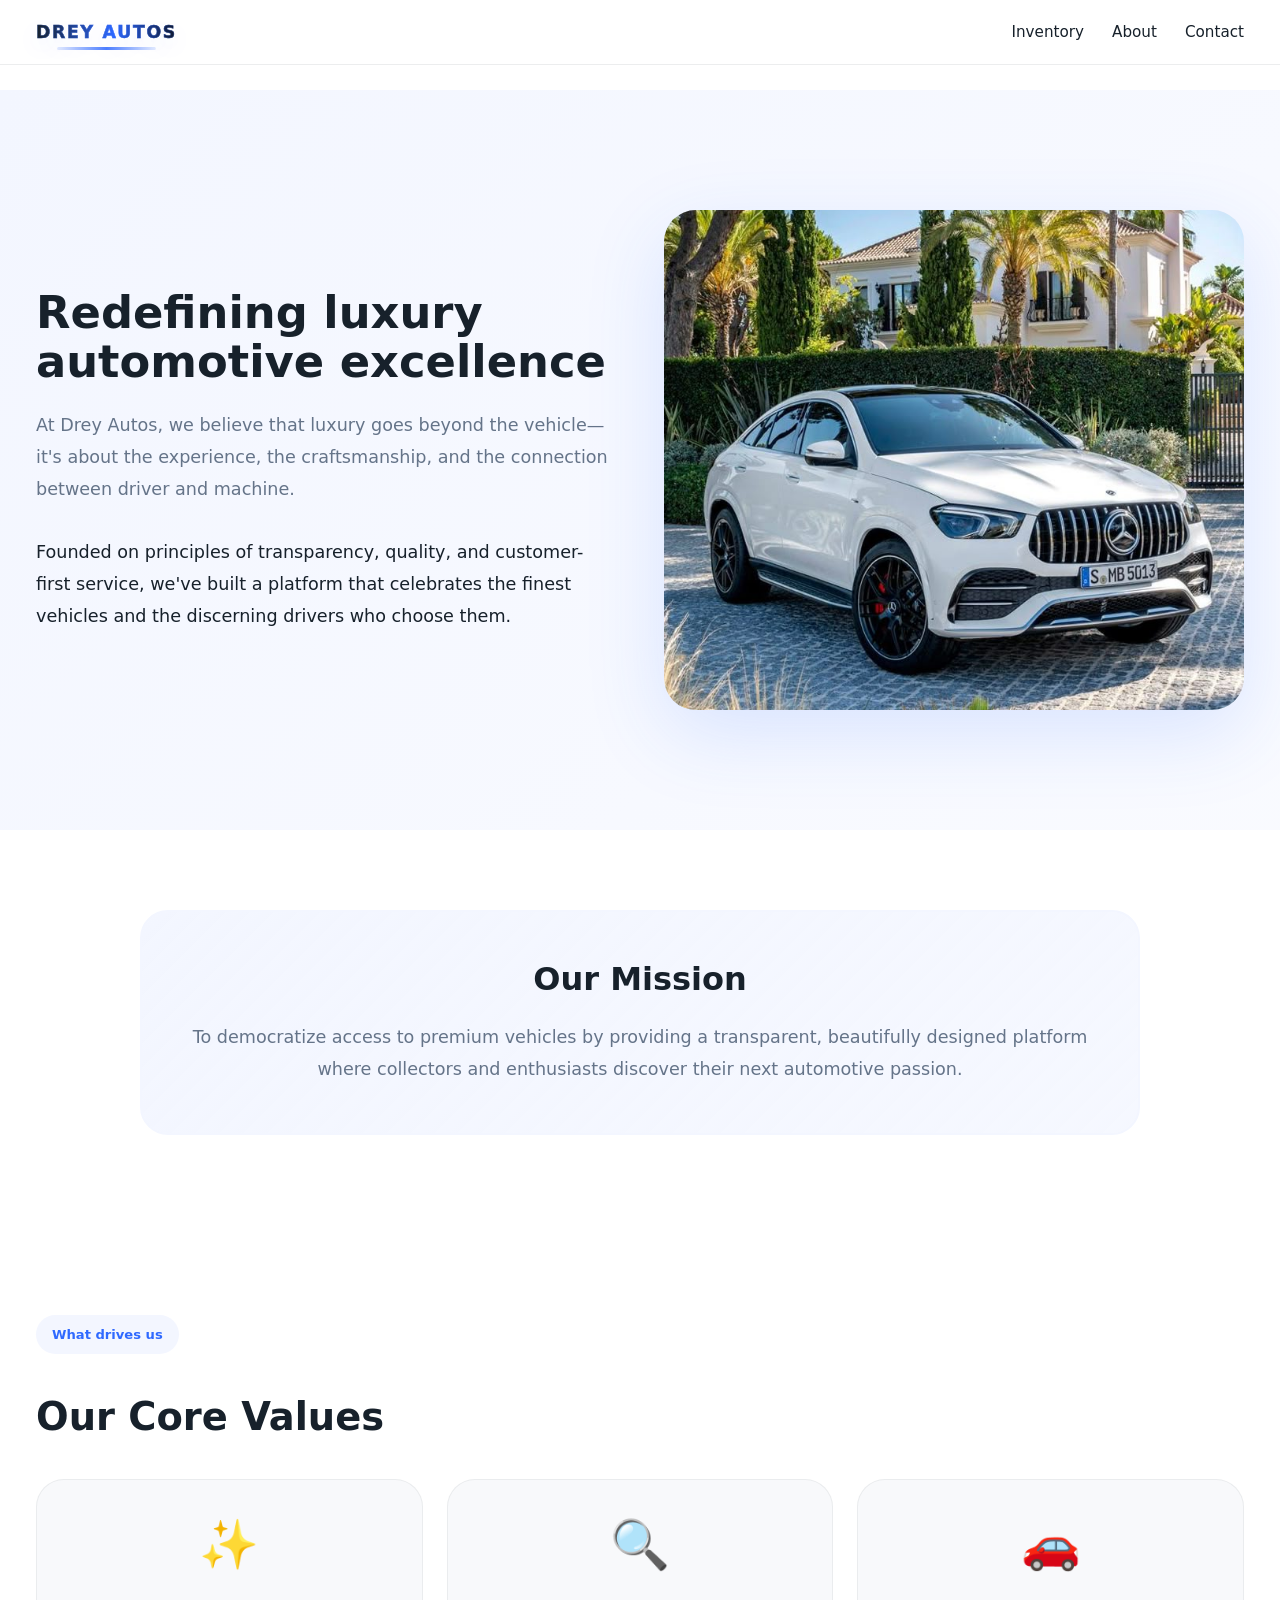
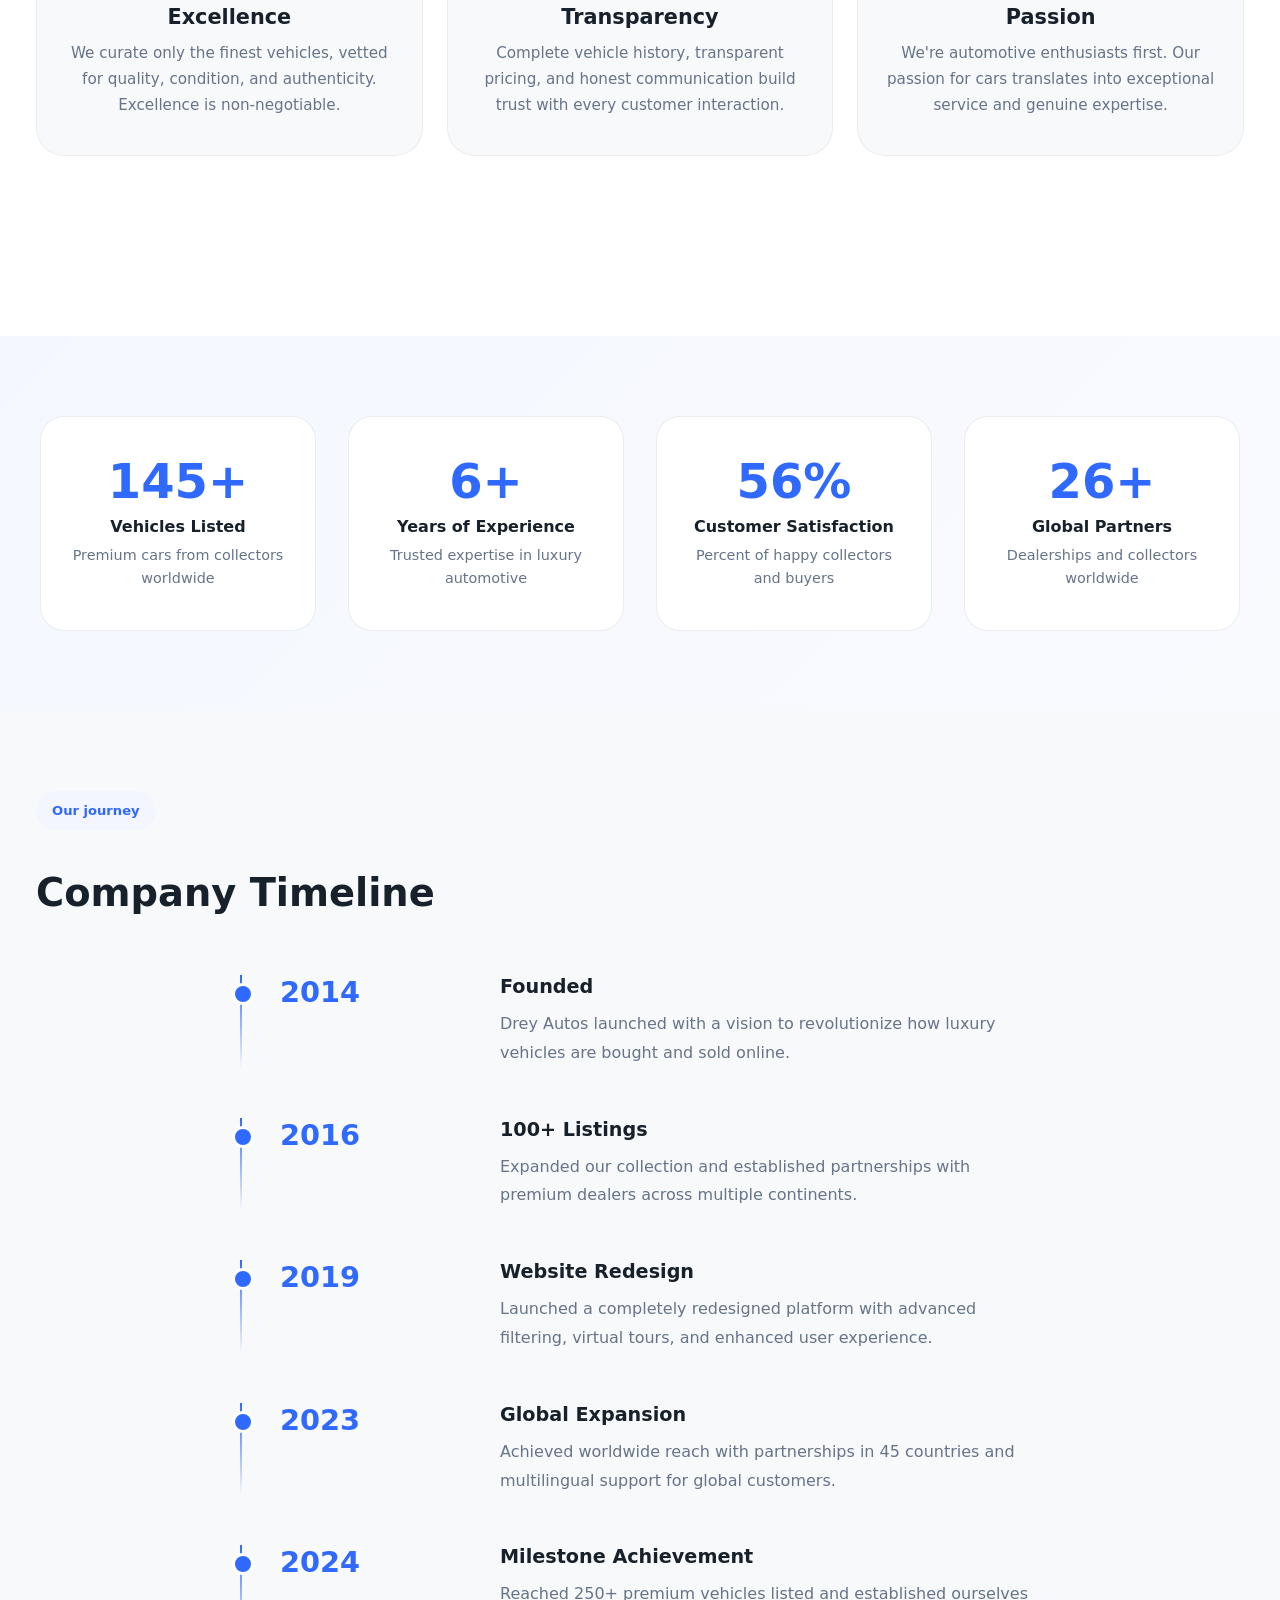
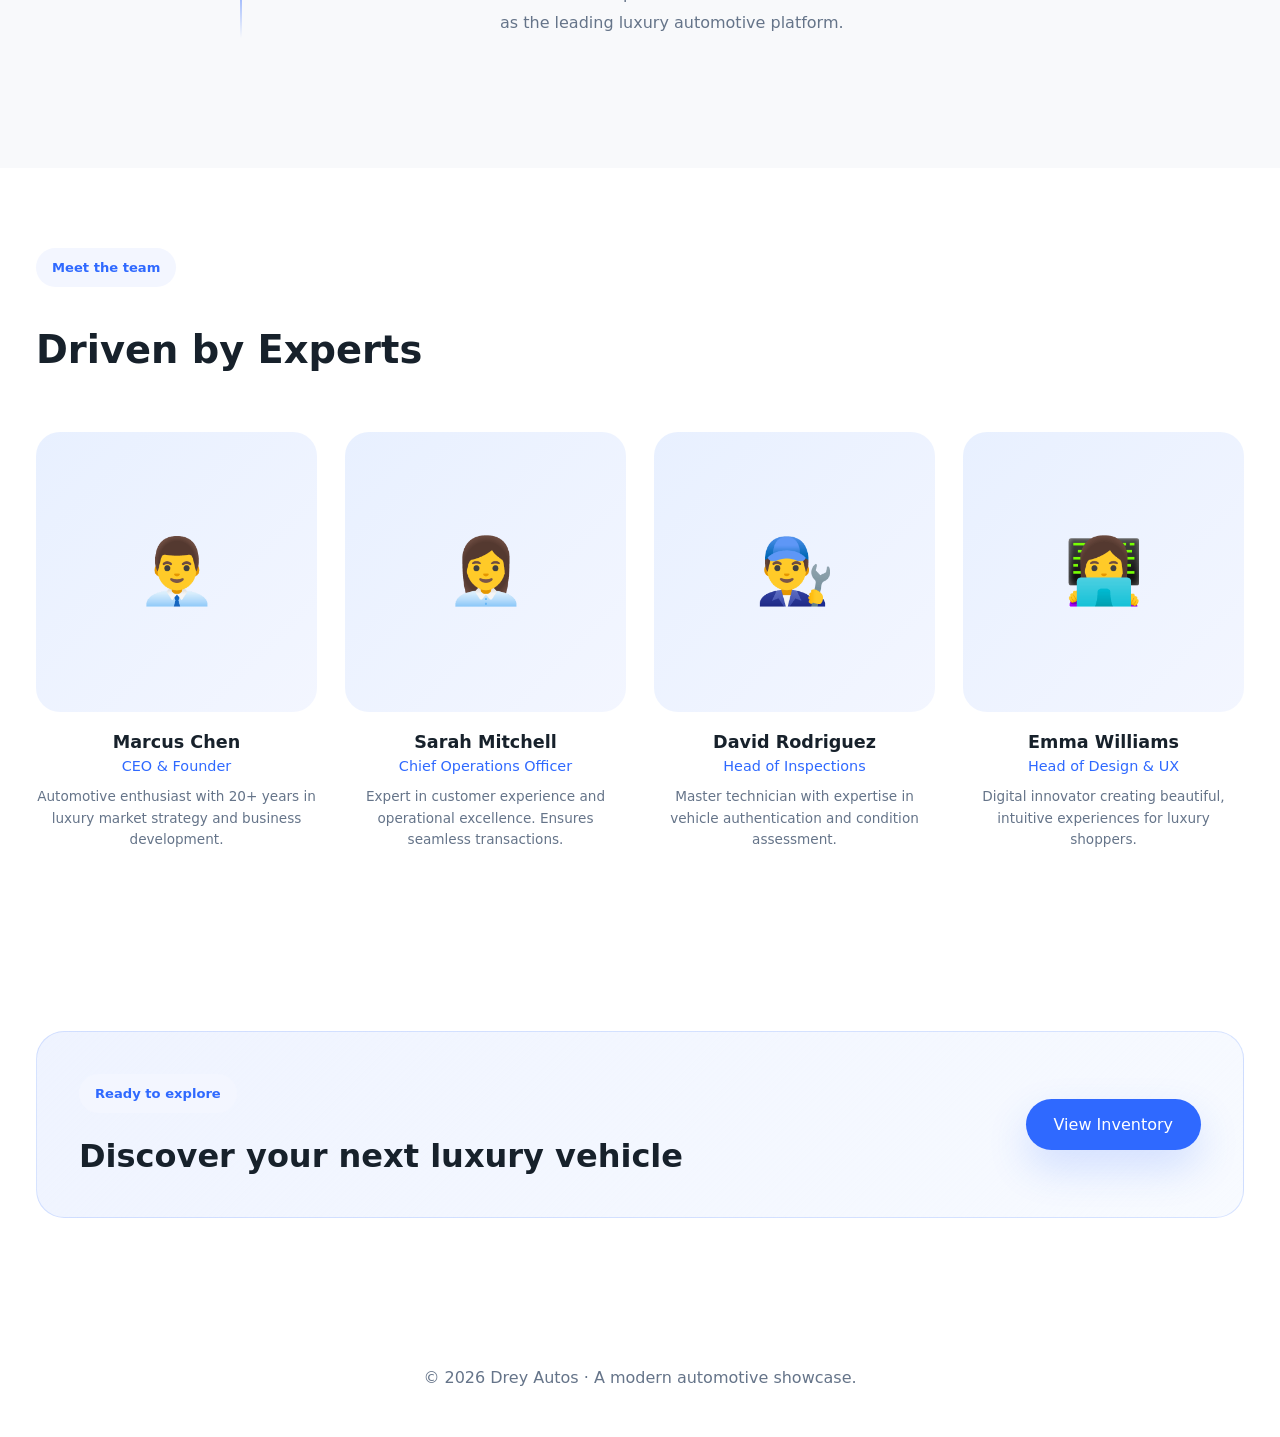
<file: about.html>
<!DOCTYPE html>
<html lang="en">
<head>
  <meta charset="UTF-8" />
  <meta name="viewport" content="width=device-width, initial-scale=1.0" />
  <title>About Us - Drey Autos</title>
  <link rel="stylesheet" href="styles.css" />
  <style>
    .about-hero {
      min-height: 60vh;
      display: grid;
      grid-template-columns: 1fr 1fr;
      gap: 48px;
      align-items: center;
      padding: 120px 36px;
      background: linear-gradient(135deg, #f3f6ff 0%, rgba(243, 246, 255, 0.5) 100%);
    }

    .about-hero-content h1 {
      font-size: clamp(2.5rem, 3.5vw, 4rem);
      line-height: 1.1;
      margin: 0 0 24px;
    }

    .about-hero-content p {
      font-size: 1.1rem;
      line-height: 1.8;
      color: var(--muted);
      margin: 0 0 32px;
    }

    .about-hero-img {
      position: relative;
      height: 500px;
      border-radius: 32px;
      overflow: hidden;
      box-shadow: 0 24px 80px rgba(47, 105, 255, 0.15);
      background: var(--surface-strong);
    }

    .about-hero-img img {
      width: 100%;
      height: 100%;
      object-fit: cover;
      border-radius: 0;
      margin: 0;
    }

    .values-grid {
      display: grid;
      grid-template-columns: repeat(3, 1fr);
      gap: 24px;
      margin-bottom: 80px;
    }

    .value-card {
      padding: 36px 28px;
      background: var(--surface);
      border: 1px solid rgba(23, 33, 43, 0.06);
      border-radius: 28px;
      transition: all 0.4s cubic-bezier(0.25, 0.46, 0.45, 0.94);
      text-align: center;
    }

    .value-card:hover {
      transform: translateY(-12px);
      box-shadow: 0 30px 90px rgba(47, 105, 255, 0.15);
      background: #f9fafb;
    }

    .value-icon {
      font-size: 3rem;
      margin-bottom: 16px;
      display: inline-block;
      animation: float 3s ease-in-out infinite;
    }

    @keyframes float {
      0%, 100% {
        transform: translateY(0px);
      }
      50% {
        transform: translateY(-10px);
      }
    }

    .value-card h3 {
      font-size: 1.3rem;
      margin: 16px 0 12px;
      color: var(--text);
    }

    .value-card p {
      color: var(--muted);
      line-height: 1.7;
      margin: 0;
      font-size: 0.95rem;
    }

    .team-section {
      padding: 80px 36px;
    }

    .team-grid {
      display: grid;
      grid-template-columns: repeat(4, 1fr);
      gap: 28px;
    }

    .team-member {
      text-align: center;
    }

    .team-photo {
      width: 100%;
      height: 280px;
      background: linear-gradient(135deg, #e8f0ff 0%, #f3f6ff 100%);
      border-radius: 24px;
      margin-bottom: 20px;
      display: flex;
      align-items: center;
      justify-content: center;
      font-size: 4rem;
      overflow: hidden;
      transition: all 0.4s ease;
    }

    .team-member:hover .team-photo {
      transform: scale(1.05);
      box-shadow: 0 24px 60px rgba(47, 105, 255, 0.2);
    }

    .team-member h4 {
      font-size: 1.1rem;
      margin: 0 0 6px;
      color: var(--text);
    }

    .team-member p {
      color: var(--accent);
      font-size: 0.9rem;
      margin: 0 0 12px;
    }

    .team-member .bio {
      color: var(--muted);
      font-size: 0.85rem;
      line-height: 1.6;
      margin: 0;
    }

    .timeline {
      padding: 80px 36px;
      background: var(--surface);
    }

    .timeline-content {
      max-width: 800px;
      margin: 0 auto;
    }

    .timeline-item {
      display: grid;
      grid-template-columns: 180px 1fr;
      gap: 40px;
      margin-bottom: 50px;
      position: relative;
      padding-left: 40px;
    }

    .timeline-item::before {
      content: '';
      position: absolute;
      left: 0;
      top: 0;
      bottom: 0;
      width: 2px;
      background: linear-gradient(180deg, var(--accent), transparent);
    }

    .timeline-item::after {
      content: '';
      position: absolute;
      left: -8px;
      top: 8px;
      width: 16px;
      height: 16px;
      background: var(--accent);
      border-radius: 50%;
      border: 3px solid var(--bg);
    }

    .timeline-year {
      font-size: 1.8rem;
      font-weight: 700;
      color: var(--accent);
      margin-top: 0;
    }

    .timeline-item h4 {
      font-size: 1.2rem;
      margin: 0 0 12px;
      color: var(--text);
    }

    .timeline-item p {
      color: var(--muted);
      line-height: 1.8;
      margin: 0;
    }

    .stats-section {
      padding: 80px 36px;
      background: linear-gradient(135deg, rgba(47, 105, 255, 0.05), rgba(243, 246, 255, 0.5));
    }

    .stats-grid {
      display: grid;
      grid-template-columns: repeat(4, 1fr);
      gap: 32px;
      max-width: 1200px;
      margin: 0 auto;
    }

    .stat-box {
      text-align: center;
      padding: 40px 24px;
      background: var(--bg);
      border-radius: 24px;
      border: 1px solid rgba(23, 33, 43, 0.08);
      transition: all 0.4s ease;
    }

    .stat-box:hover {
      transform: translateY(-8px);
      box-shadow: 0 24px 70px rgba(23, 33, 43, 0.1);
    }

    .stat-number {
      font-size: 3rem;
      font-weight: 800;
      color: var(--accent);
      line-height: 1;
      margin-bottom: 12px;
    }

    .stat-label {
      color: var(--text);
      font-size: 1rem;
      font-weight: 600;
      margin-bottom: 8px;
    }

    .stat-desc {
      color: var(--muted);
      font-size: 0.9rem;
      line-height: 1.6;
      margin: 0;
    }

    .mission-section {
      padding: 80px 36px;
    }

    .mission-content {
      max-width: 1000px;
      margin: 0 auto;
    }

    .mission-box {
      background: linear-gradient(135deg, #f3f6ff 0%, rgba(243, 246, 255, 0.8) 100%);
      border: 2px solid var(--accent-soft);
      border-radius: 28px;
      padding: 48px;
      text-align: center;
    }

    .mission-box h2 {
      font-size: 2rem;
      margin: 0 0 24px;
      color: var(--text);
    }

    .mission-box p {
      font-size: 1.1rem;
      line-height: 1.8;
      color: var(--muted);
      margin: 0;
    }

    @media (max-width: 1080px) {
      .about-hero {
        grid-template-columns: 1fr;
        padding: 80px 36px;
      }

      .about-hero-img {
        height: 400px;
      }

      .values-grid,
      .team-grid,
      .stats-grid {
        grid-template-columns: repeat(2, 1fr);
      }
    }

    @media (max-width: 768px) {
      .values-grid,
      .team-grid,
      .stats-grid {
        grid-template-columns: 1fr;
      }

      .timeline-item {
        grid-template-columns: 120px 1fr;
        gap: 20px;
      }

      .mission-box {
        padding: 32px 24px;
      }
    }
  </style>
</head>
<body>
  <div class="page-shell">
    <header class="hero-section">
      <nav class="navbar">
        <a class="brand" href="index.html"><strong>Drey Autos</strong></a>
        <button class="nav-toggle" aria-label="Open navigation">
          <span></span>
          <span></span>
          <span></span>
        </button>
        <div class="nav-inner">
          <a href="inventory.html">Inventory</a>
          <a href="about.html">About</a>
          <a href="contact.html">Contact</a>
        </div>
      </nav>

      <section class="about-hero">
        <div class="about-hero-content reveal">
          <h1>Redefining luxury automotive excellence</h1>
          <p>At Drey Autos, we believe that luxury goes beyond the vehicle—it's about the experience, the craftsmanship, and the connection between driver and machine.</p>
          <p style="color: var(--text); margin: 24px 0 0;">Founded on principles of transparency, quality, and customer-first service, we've built a platform that celebrates the finest vehicles and the discerning drivers who choose them.</p>
        </div>

        <div class="about-hero-img reveal">
          <img src="images/2021 Mercedes-AMG GLE53 Coupe electrifies - CNET.jfif" alt="Luxury vehicle" />
        </div>
      </section>
    </header>

    <main>
      <!-- Mission Section -->
      <section class="mission-section">
        <div class="mission-content">
          <div class="mission-box reveal">
            <h2>Our Mission</h2>
            <p>To democratize access to premium vehicles by providing a transparent, beautifully designed platform where collectors and enthusiasts discover their next automotive passion.</p>
          </div>
        </div>
      </section>

      <!-- Values Section -->
      <section class="section">
        <div class="section-header reveal">
          <span class="eyebrow">What drives us</span>
          <h2>Our Core Values</h2>
        </div>
        <div class="values-grid">
          <div class="value-card reveal">
            <div class="value-icon">✨</div>
            <h3>Excellence</h3>
            <p>We curate only the finest vehicles, vetted for quality, condition, and authenticity. Excellence is non-negotiable.</p>
          </div>
          <div class="value-card reveal">
            <div class="value-icon">🔍</div>
            <h3>Transparency</h3>
            <p>Complete vehicle history, transparent pricing, and honest communication build trust with every customer interaction.</p>
          </div>
          <div class="value-card reveal">
            <div class="value-icon">🚗</div>
            <h3>Passion</h3>
            <p>We're automotive enthusiasts first. Our passion for cars translates into exceptional service and genuine expertise.</p>
          </div>
        </div>
      </section>

      <!-- Stats Section -->
      <section class="stats-section">
        <div class="stats-grid">
          <div class="stat-box reveal">
            <div class="stat-number" data-count="250">0</div>
            <div class="stat-label">Vehicles Listed</div>
            <p class="stat-desc">Premium cars from collectors worldwide</p>
          </div>
          <div class="stat-box reveal">
            <div class="stat-number" data-count="12">0</div>
            <div class="stat-label">Years of Experience</div>
            <p class="stat-desc">Trusted expertise in luxury automotive</p>
          </div>
          <div class="stat-box reveal">
            <div class="stat-number" data-count="98">0</div>
            <div class="stat-label">Customer Satisfaction</div>
            <p class="stat-desc">Percent of happy collectors and buyers</p>
          </div>
          <div class="stat-box reveal">
            <div class="stat-number" data-count="45">0</div>
            <div class="stat-label">Global Partners</div>
            <p class="stat-desc">Dealerships and collectors worldwide</p>
          </div>
        </div>
      </section>

      <!-- Timeline Section -->
      <section class="timeline">
        <div class="section-header reveal" style="margin-bottom: 60px;">
          <span class="eyebrow">Our journey</span>
          <h2>Company Timeline</h2>
        </div>
        <div class="timeline-content">
          <div class="timeline-item reveal">
            <div class="timeline-year">2014</div>
            <div>
              <h4>Founded</h4>
              <p>Drey Autos launched with a vision to revolutionize how luxury vehicles are bought and sold online.</p>
            </div>
          </div>
          <div class="timeline-item reveal">
            <div class="timeline-year">2016</div>
            <div>
              <h4>100+ Listings</h4>
              <p>Expanded our collection and established partnerships with premium dealers across multiple continents.</p>
            </div>
          </div>
          <div class="timeline-item reveal">
            <div class="timeline-year">2019</div>
            <div>
              <h4>Website Redesign</h4>
              <p>Launched a completely redesigned platform with advanced filtering, virtual tours, and enhanced user experience.</p>
            </div>
          </div>
          <div class="timeline-item reveal">
            <div class="timeline-year">2023</div>
            <div>
              <h4>Global Expansion</h4>
              <p>Achieved worldwide reach with partnerships in 45 countries and multilingual support for global customers.</p>
            </div>
          </div>
          <div class="timeline-item reveal">
            <div class="timeline-year">2024</div>
            <div>
              <h4>Milestone Achievement</h4>
              <p>Reached 250+ premium vehicles listed and established ourselves as the leading luxury automotive platform.</p>
            </div>
          </div>
        </div>
      </section>

      <!-- Team Section -->
      <section class="team-section">
        <div class="section-header reveal" style="margin-bottom: 60px;">
          <span class="eyebrow">Meet the team</span>
          <h2>Driven by Experts</h2>
        </div>
        <div class="team-grid">
          <div class="team-member reveal">
            <div class="team-photo">👨‍💼</div>
            <h4>Marcus Chen</h4>
            <p>CEO & Founder</p>
            <p class="bio">Automotive enthusiast with 20+ years in luxury market strategy and business development.</p>
          </div>
          <div class="team-member reveal">
            <div class="team-photo">👩‍💼</div>
            <h4>Sarah Mitchell</h4>
            <p>Chief Operations Officer</p>
            <p class="bio">Expert in customer experience and operational excellence. Ensures seamless transactions.</p>
          </div>
          <div class="team-member reveal">
            <div class="team-photo">👨‍🔧</div>
            <h4>David Rodriguez</h4>
            <p>Head of Inspections</p>
            <p class="bio">Master technician with expertise in vehicle authentication and condition assessment.</p>
          </div>
          <div class="team-member reveal">
            <div class="team-photo">👩‍💻</div>
            <h4>Emma Williams</h4>
            <p>Head of Design & UX</p>
            <p class="bio">Digital innovator creating beautiful, intuitive experiences for luxury shoppers.</p>
          </div>
        </div>
      </section>

      <!-- CTA Section -->
      <section class="section contact" id="contact">
        <div class="contact-panel reveal">
          <div>
            <span class="eyebrow">Ready to explore</span>
            <h2>Discover your next luxury vehicle</h2>
          </div>
          <a class="button button-primary" href="inventory.html">View Inventory</a>
        </div>
      </section>
    </main>
  </div>

  <footer class="footer">
    <p>© 2026 Drey Autos · A modern automotive showcase.</p>
  </footer>

  <script src="script.js"></script>
  <script>
    // Animate numbers on scroll
    const observerNumbers = new IntersectionObserver(
      (entries) => {
        entries.forEach((entry) => {
          if (entry.isIntersecting && !entry.target.dataset.counted) {
            const target = entry.target;
            const finalCount = parseInt(target.dataset.count);
            let currentCount = 0;
            const increment = finalCount / 50;

            const counter = setInterval(() => {
              currentCount += increment;
              if (currentCount >= finalCount) {
                target.textContent = finalCount + (target.dataset.count === '98' ? '%' : '+');
                clearInterval(counter);
              } else {
                target.textContent = Math.floor(currentCount) + (target.dataset.count === '98' ? '%' : '+');
              }
            }, 30);

            target.dataset.counted = 'true';
          }
        });
      },
      { threshold: 0.5 }
    );

    document.querySelectorAll('.stat-number').forEach((el) => observerNumbers.observe(el));
  </script>
</body>
</html>
</file>
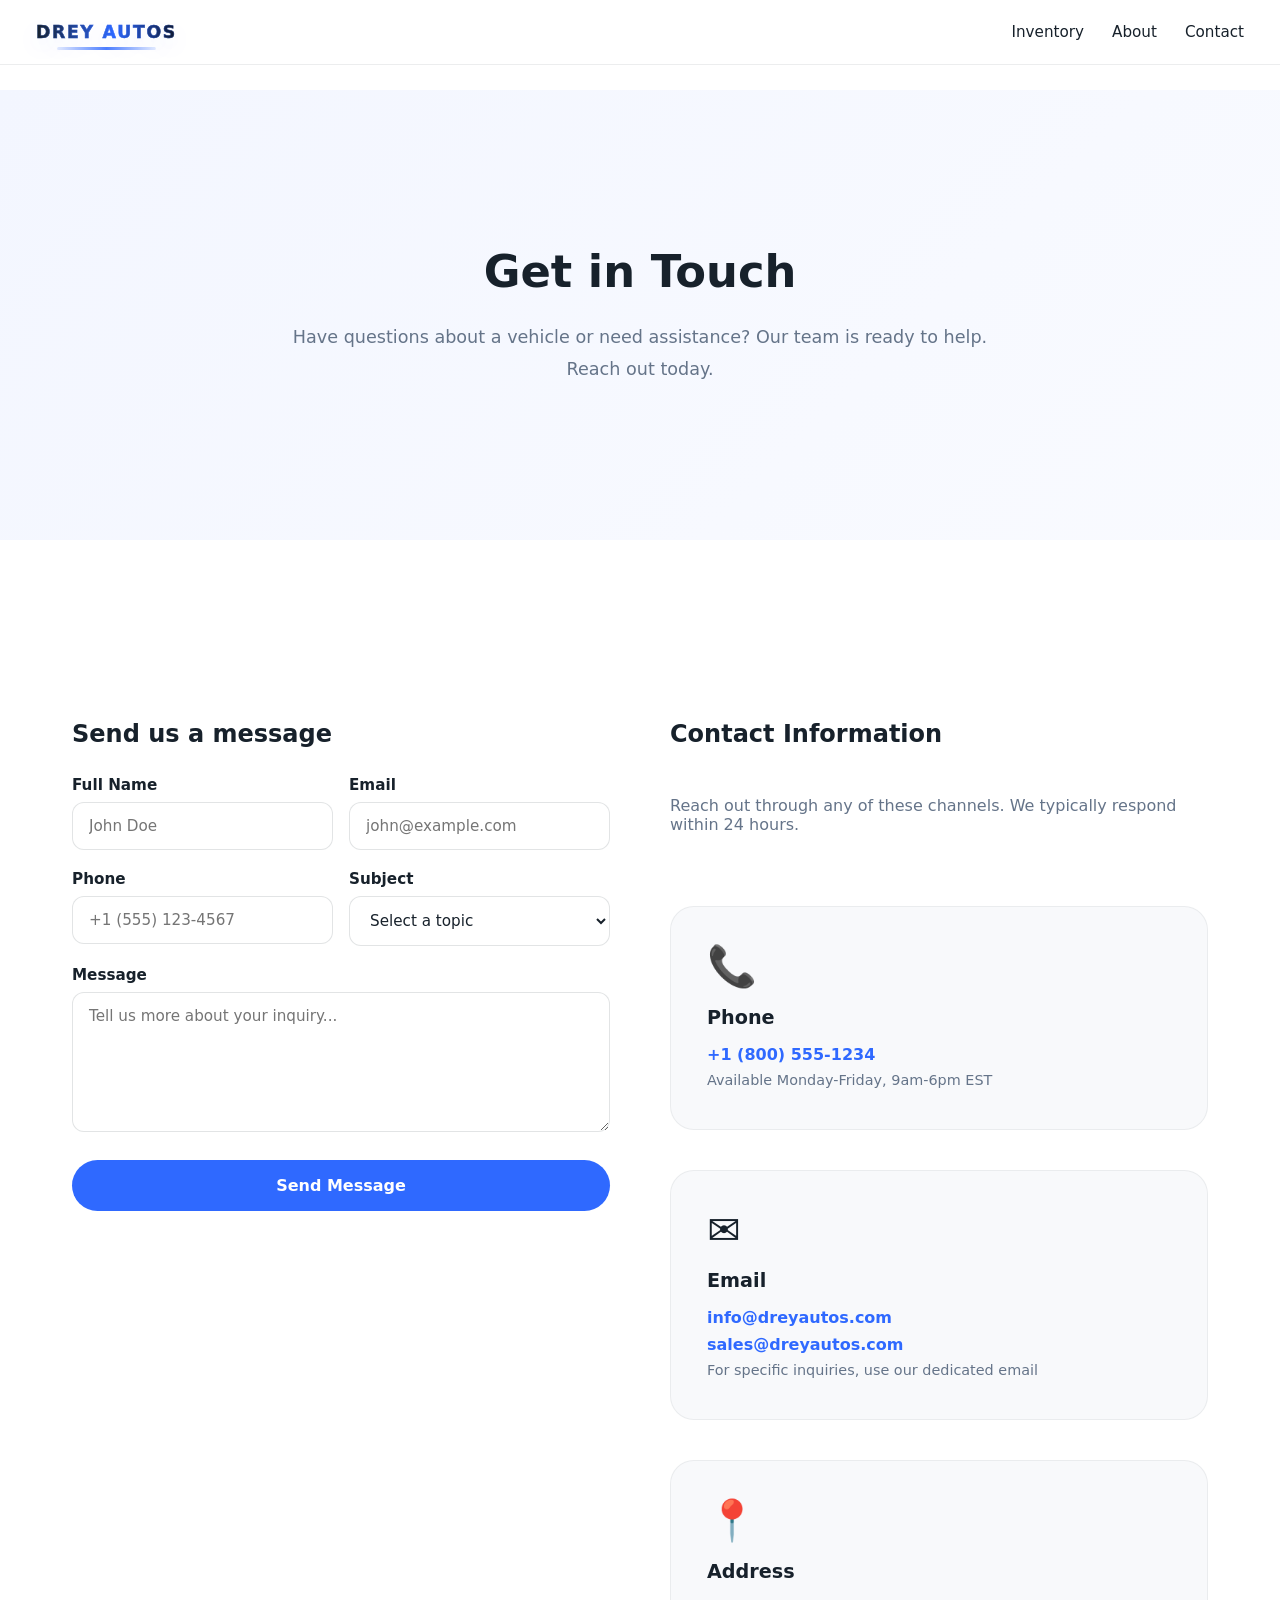
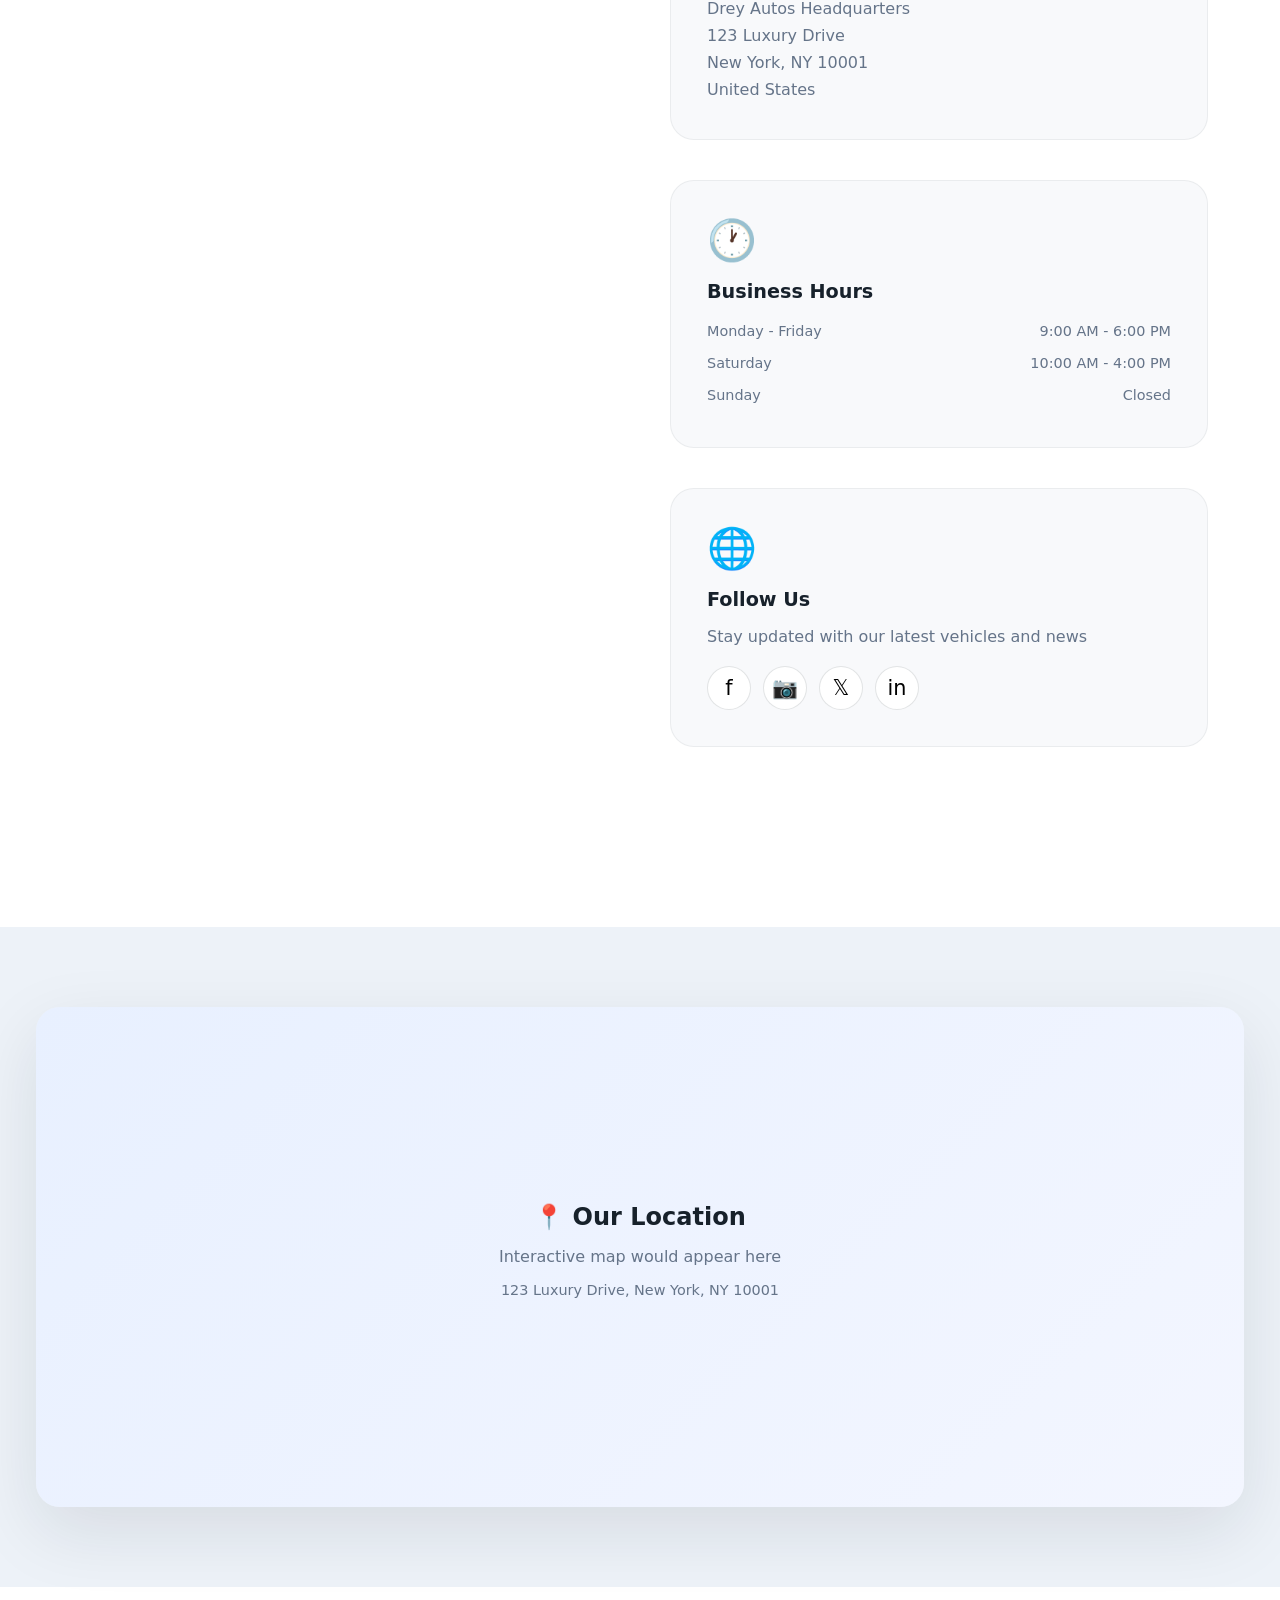
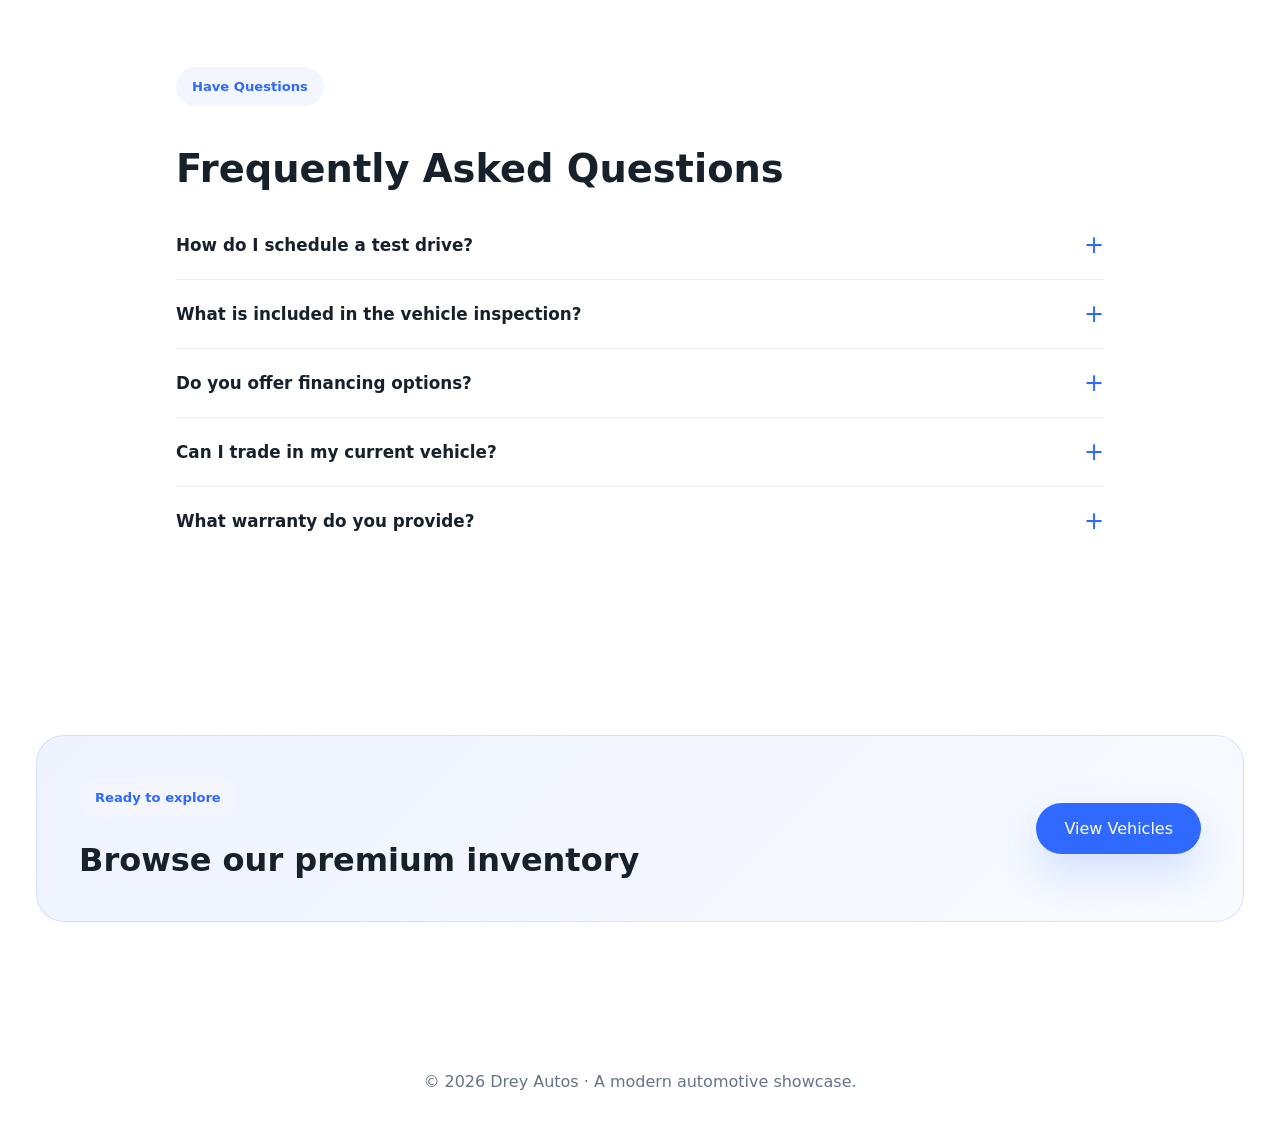
<file: contact.html>
<!DOCTYPE html>
<html lang="en">
<head>
  <meta charset="UTF-8" />
  <meta name="viewport" content="width=device-width, initial-scale=1.0" />
  <title>Contact Us - Drey Autos</title>
  <link rel="stylesheet" href="styles.css" />
  <style>
    .contact-hero {
      min-height: 50vh;
      display: flex;
      flex-direction: column;
      justify-content: center;
      align-items: center;
      text-align: center;
      padding: 120px 36px;
      background: linear-gradient(135deg, #f3f6ff 0%, rgba(243, 246, 255, 0.5) 100%);
    }

    .contact-hero h1 {
      font-size: clamp(2.5rem, 3.5vw, 4rem);
      margin: 0 0 24px;
    }

    .contact-hero p {
      font-size: 1.1rem;
      color: var(--muted);
      max-width: 700px;
      margin: 0;
      line-height: 1.8;
    }

    .contact-container {
      display: grid;
      grid-template-columns: 1fr 1fr;
      gap: 60px;
      padding: 80px 36px;
      max-width: 1400px;
      margin: 0 auto;
    }

    .contact-form {
      display: flex;
      flex-direction: column;
      gap: 20px;
    }

    .form-group {
      display: flex;
      flex-direction: column;
      gap: 8px;
    }

    .form-group label {
      font-weight: 600;
      color: var(--text);
      font-size: 0.95rem;
    }

    .form-group input,
    .form-group textarea,
    .form-group select {
      padding: 14px 16px;
      border: 1px solid rgba(23, 33, 43, 0.12);
      border-radius: 12px;
      font-family: inherit;
      font-size: 0.95rem;
      background: white;
      color: var(--text);
      transition: all 0.3s ease;
    }

    .form-group input:focus,
    .form-group textarea:focus,
    .form-group select:focus {
      outline: none;
      border-color: var(--accent);
      box-shadow: 0 0 0 3px rgba(47, 105, 255, 0.1);
    }

    .form-group textarea {
      resize: vertical;
      min-height: 140px;
    }

    .form-row {
      display: grid;
      grid-template-columns: 1fr 1fr;
      gap: 16px;
    }

    .submit-btn {
      padding: 16px 28px;
      background: var(--accent);
      color: white;
      border: none;
      border-radius: 999px;
      font-weight: 600;
      font-size: 1rem;
      cursor: pointer;
      transition: all 0.3s ease;
      margin-top: 8px;
    }

    .submit-btn:hover {
      transform: translateY(-2px);
      box-shadow: 0 18px 40px rgba(47, 105, 255, 0.2);
    }

    .submit-btn:active {
      transform: translateY(0);
    }

    .form-message {
      padding: 14px 16px;
      border-radius: 12px;
      text-align: center;
      font-size: 0.95rem;
      display: none;
    }

    .form-message.success {
      background: #e6f9f0;
      color: #047857;
      border: 1px solid #9ff2d0;
      display: block;
    }

    .form-message.error {
      background: #fef2f2;
      color: #dc2626;
      border: 1px solid #fecaca;
      display: block;
    }

    .contact-info {
      display: flex;
      flex-direction: column;
      gap: 40px;
    }

    .info-card {
      background: var(--surface);
      padding: 36px;
      border-radius: 24px;
      border: 1px solid rgba(23, 33, 43, 0.06);
      transition: all 0.4s cubic-bezier(0.25, 0.46, 0.45, 0.94);
    }

    .info-card:hover {
      transform: translateY(-8px);
      box-shadow: 0 24px 70px rgba(23, 33, 43, 0.1);
    }

    .info-icon {
      font-size: 2.5rem;
      margin-bottom: 16px;
      display: inline-block;
    }

    .info-card h3 {
      font-size: 1.2rem;
      margin: 0 0 12px;
      color: var(--text);
    }

    .info-card p {
      color: var(--muted);
      margin: 0;
      line-height: 1.7;
    }

    .info-card a {
      color: var(--accent);
      text-decoration: none;
      font-weight: 600;
      transition: color 0.3s ease;
    }

    .info-card a:hover {
      color: #2050d9;
      text-decoration: underline;
    }

    .hours-list {
      list-style: none;
      padding: 0;
      margin: 12px 0 0;
    }

    .hours-list li {
      display: flex;
      justify-content: space-between;
      padding: 8px 0;
      color: var(--muted);
      font-size: 0.9rem;
    }

    .social-links {
      display: flex;
      gap: 12px;
      margin-top: 16px;
    }

    .social-btn {
      width: 44px;
      height: 44px;
      border: 1px solid rgba(23, 33, 43, 0.12);
      background: white;
      border-radius: 50%;
      cursor: pointer;
      display: flex;
      align-items: center;
      justify-content: center;
      font-size: 1.3rem;
      transition: all 0.3s ease;
    }

    .social-btn:hover {
      background: var(--accent);
      color: white;
      border-color: var(--accent);
      transform: translateY(-4px);
    }

    .map-container {
      padding: 80px 36px;
      background: var(--surface-strong);
    }

    .map-wrapper {
      max-width: 1400px;
      margin: 0 auto;
      border-radius: 24px;
      overflow: hidden;
      height: 500px;
      background: linear-gradient(135deg, #e8f0ff 0%, #f3f6ff 100%);
      display: flex;
      align-items: center;
      justify-content: center;
      box-shadow: 0 24px 70px rgba(23, 33, 43, 0.1);
    }

    .map-placeholder {
      text-align: center;
      color: var(--muted);
    }

    .map-placeholder h3 {
      font-size: 1.5rem;
      color: var(--text);
      margin: 0 0 12px;
    }

    .faq-section {
      padding: 80px 36px;
      max-width: 1000px;
      margin: 0 auto;
    }

    .faq-item {
      margin-bottom: 20px;
      border-bottom: 1px solid rgba(23, 33, 43, 0.08);
      padding-bottom: 20px;
    }

    .faq-item:last-child {
      border-bottom: none;
      padding-bottom: 0;
    }

    .faq-question {
      display: flex;
      justify-content: space-between;
      align-items: center;
      gap: 20px;
      cursor: pointer;
      transition: all 0.3s ease;
    }

    .faq-question:hover {
      color: var(--accent);
    }

    .faq-question h4 {
      margin: 0;
      font-size: 1.05rem;
      color: var(--text);
    }

    .faq-toggle {
      font-size: 1.5rem;
      color: var(--accent);
      transition: transform 0.3s ease;
    }

    .faq-answer {
      display: none;
      margin-top: 16px;
      color: var(--muted);
      line-height: 1.8;
    }

    .faq-answer.open {
      display: block;
      animation: slideDown 0.3s ease;
    }

    @keyframes slideDown {
      from {
        opacity: 0;
        transform: translateY(-10px);
      }
      to {
        opacity: 1;
        transform: translateY(0);
      }
    }

    @media (max-width: 1080px) {
      .contact-container {
        grid-template-columns: 1fr;
        gap: 40px;
      }

      .form-row {
        grid-template-columns: 1fr;
      }

      .map-wrapper {
        height: 350px;
      }
    }

    @media (max-width: 768px) {
      .contact-hero {
        padding: 80px 24px;
      }

      .contact-container {
        padding: 40px 24px;
      }

      .map-container {
        padding: 40px 24px;
      }

      .faq-section {
        padding: 40px 24px;
      }
    }
  </style>
</head>
<body>
  <div class="page-shell">
    <header class="hero-section">
      <nav class="navbar">
        <a class="brand" href="index.html">Drey Autos</a>
        <button class="nav-toggle" aria-label="Open navigation">
          <span></span>
          <span></span>
          <span></span>
        </button>
        <div class="nav-inner">
          <a href="inventory.html">Inventory</a>
          <a href="about.html">About</a>
          <a href="contact.html">Contact</a>
        </div>
      </nav>

      <section class="contact-hero">
        <h1>Get in Touch</h1>
        <p>Have questions about a vehicle or need assistance? Our team is ready to help. Reach out today.</p>
      </section>
    </header>

    <main>
      <!-- Contact Form & Info Section -->
      <section class="section">
        <div class="contact-container">
          <!-- Contact Form -->
          <div class="reveal">
            <h2 style="margin-top: 0; margin-bottom: 28px;">Send us a message</h2>
            <form class="contact-form" id="contactForm">
              <div class="form-message" id="formMessage"></div>

              <div class="form-row">
                <div class="form-group">
                  <label for="fullname">Full Name</label>
                  <input type="text" id="fullname" name="fullname" placeholder="John Doe" required>
                </div>
                <div class="form-group">
                  <label for="email">Email</label>
                  <input type="email" id="email" name="email" placeholder="john@example.com" required>
                </div>
              </div>

              <div class="form-row">
                <div class="form-group">
                  <label for="phone">Phone</label>
                  <input type="tel" id="phone" name="phone" placeholder="+1 (555) 123-4567">
                </div>
                <div class="form-group">
                  <label for="subject">Subject</label>
                  <select id="subject" name="subject" required>
                    <option value="">Select a topic</option>
                    <option value="vehicle-inquiry">Vehicle Inquiry</option>
                    <option value="test-drive">Test Drive</option>
                    <option value="financing">Financing</option>
                    <option value="general">General Question</option>
                    <option value="partnership">Partnership</option>
                  </select>
                </div>
              </div>

              <div class="form-group">
                <label for="message">Message</label>
                <textarea id="message" name="message" placeholder="Tell us more about your inquiry..." required></textarea>
              </div>

              <button type="submit" class="submit-btn">Send Message</button>
            </form>
          </div>

          <!-- Contact Information -->
          <div class="contact-info">
            <h2 style="margin-top: 0; margin-bottom: 8px;">Contact Information</h2>
            <p style="color: var(--muted); margin: 0 0 32px;">Reach out through any of these channels. We typically respond within 24 hours.</p>

            <div class="info-card reveal">
              <div class="info-icon">📞</div>
              <h3>Phone</h3>
              <p><a href="tel:+18005551234">+1 (800) 555-1234</a></p>
              <p style="font-size: 0.9rem;">Available Monday-Friday, 9am-6pm EST</p>
            </div>

            <div class="info-card reveal">
              <div class="info-icon">✉️</div>
              <h3>Email</h3>
              <p><a href="mailto:info@dreyautos.com">info@dreyautos.com</a></p>
              <p><a href="mailto:sales@dreyautos.com">sales@dreyautos.com</a></p>
              <p style="font-size: 0.9rem;">For specific inquiries, use our dedicated email</p>
            </div>

            <div class="info-card reveal">
              <div class="info-icon">📍</div>
              <h3>Address</h3>
              <p>Drey Autos Headquarters<br>
              123 Luxury Drive<br>
              New York, NY 10001<br>
              United States</p>
            </div>

            <div class="info-card reveal">
              <div class="info-icon">🕐</div>
              <h3>Business Hours</h3>
              <ul class="hours-list">
                <li><span>Monday - Friday</span><span>9:00 AM - 6:00 PM</span></li>
                <li><span>Saturday</span><span>10:00 AM - 4:00 PM</span></li>
                <li><span>Sunday</span><span>Closed</span></li>
              </ul>
            </div>

            <div class="info-card reveal">
              <div class="info-icon">🌐</div>
              <h3>Follow Us</h3>
              <p style="margin-bottom: 16px;">Stay updated with our latest vehicles and news</p>
              <div class="social-links">
                <button class="social-btn" title="Facebook">f</button>
                <button class="social-btn" title="Instagram">📷</button>
                <button class="social-btn" title="Twitter">𝕏</button>
                <button class="social-btn" title="LinkedIn">in</button>
              </div>
            </div>
          </div>
        </div>
      </section>

      <!-- Map Section -->
      <section class="map-container">
        <div class="map-wrapper">
          <div class="map-placeholder reveal">
            <h3>📍 Our Location</h3>
            <p>Interactive map would appear here</p>
            <p style="font-size: 0.9rem; margin-top: 16px;">123 Luxury Drive, New York, NY 10001</p>
          </div>
        </div>
      </section>

      <!-- FAQ Section -->
      <section class="faq-section">
        <div class="section-header reveal" style="margin-bottom: 40px;">
          <span class="eyebrow">Have Questions</span>
          <h2>Frequently Asked Questions</h2>
        </div>

        <div class="faq-item reveal">
          <div class="faq-question" onclick="toggleFAQ(this)">
            <h4>How do I schedule a test drive?</h4>
            <span class="faq-toggle">+</span>
          </div>
          <div class="faq-answer">
            <p>You can schedule a test drive by calling us at +1 (800) 555-1234, emailing sales@dreyautos.com, or using the contact form above. Most test drives can be arranged within 48 hours. We also offer virtual walkarounds via video call.</p>
          </div>
        </div>

        <div class="faq-item reveal">
          <div class="faq-question" onclick="toggleFAQ(this)">
            <h4>What is included in the vehicle inspection?</h4>
            <span class="faq-toggle">+</span>
          </div>
          <div class="faq-answer">
            <p>Our comprehensive inspections include mechanical evaluation, exterior/interior condition assessment, paint depth measurement, service history review, and a detailed report with photographs. Each vehicle is independently verified for authenticity and mechanical soundness.</p>
          </div>
        </div>

        <div class="faq-item reveal">
          <div class="faq-question" onclick="toggleFAQ(this)">
            <h4>Do you offer financing options?</h4>
            <span class="faq-toggle">+</span>
          </div>
          <div class="faq-answer">
            <p>Yes, we offer flexible financing options through our partners. Contact our sales team to discuss rates, terms, and qualification requirements. We work with buyers to find solutions that fit their needs.</p>
          </div>
        </div>

        <div class="faq-item reveal">
          <div class="faq-question" onclick="toggleFAQ(this)">
            <h4>Can I trade in my current vehicle?</h4>
            <span class="faq-toggle">+</span>
          </div>
          <div class="faq-answer">
            <p>Absolutely! We accept trade-ins on most vehicles. Submit photos and details of your current car, and our appraisers will provide a quote. Trade-in value can be applied toward your new vehicle purchase.</p>
          </div>
        </div>

        <div class="faq-item reveal">
          <div class="faq-question" onclick="toggleFAQ(this)">
            <h4>What warranty do you provide?</h4>
            <span class="faq-toggle">+</span>
          </div>
          <div class="faq-answer">
            <p>We offer extended warranty options on most vehicles. Details vary by car age and mileage. All vehicles come with a 7-day inspection period where you can return the vehicle if not completely satisfied.</p>
          </div>
        </div>
      </section>

      <!-- CTA Section -->
      <section class="section contact">
        <div class="contact-panel reveal">
          <div>
            <span class="eyebrow">Ready to explore</span>
            <h2>Browse our premium inventory</h2>
          </div>
          <a class="button button-primary" href="inventory.html">View Vehicles</a>
        </div>
      </section>
    </main>
  </div>

  <footer class="footer">
    <p>© 2026 Drey Autos · A modern automotive showcase.</p>
  </footer>

  <script src="script.js"></script>
  <script>
    // Contact form handling
    const contactForm = document.getElementById('contactForm');
    const formMessage = document.getElementById('formMessage');

    contactForm.addEventListener('submit', async (e) => {
      e.preventDefault();

      const formData = {
        fullname: document.getElementById('fullname').value,
        email: document.getElementById('email').value,
        phone: document.getElementById('phone').value,
        subject: document.getElementById('subject').value,
        message: document.getElementById('message').value,
      };

      // Simulate form submission
      formMessage.textContent = 'Sending your message...';
      formMessage.className = 'form-message success';
      formMessage.style.display = 'block';

      // Simulate delay
      setTimeout(() => {
        formMessage.textContent = 'Thank you! Your message has been sent successfully. We\'ll get back to you within 24 hours.';
        contactForm.reset();

        setTimeout(() => {
          formMessage.style.display = 'none';
        }, 5000);
      }, 1500);
    });

    // FAQ toggle functionality
    function toggleFAQ(element) {
      const answer = element.nextElementSibling;
      const toggle = element.querySelector('.faq-toggle');

      // Close other FAQs
      document.querySelectorAll('.faq-answer.open').forEach(openAnswer => {
        if (openAnswer !== answer) {
          openAnswer.classList.remove('open');
          openAnswer.previousElementSibling.querySelector('.faq-toggle').textContent = '+';
        }
      });

      // Toggle current FAQ
      answer.classList.toggle('open');
      toggle.textContent = answer.classList.contains('open') ? '−' : '+';
    }

    // Social buttons
    document.querySelectorAll('.social-btn').forEach(btn => {
      btn.addEventListener('click', (e) => {
        e.preventDefault();
        const title = btn.getAttribute('title');
        alert(`Follow us on ${title}!`);
      });
    });
  </script>
</body>
</html>
</file>
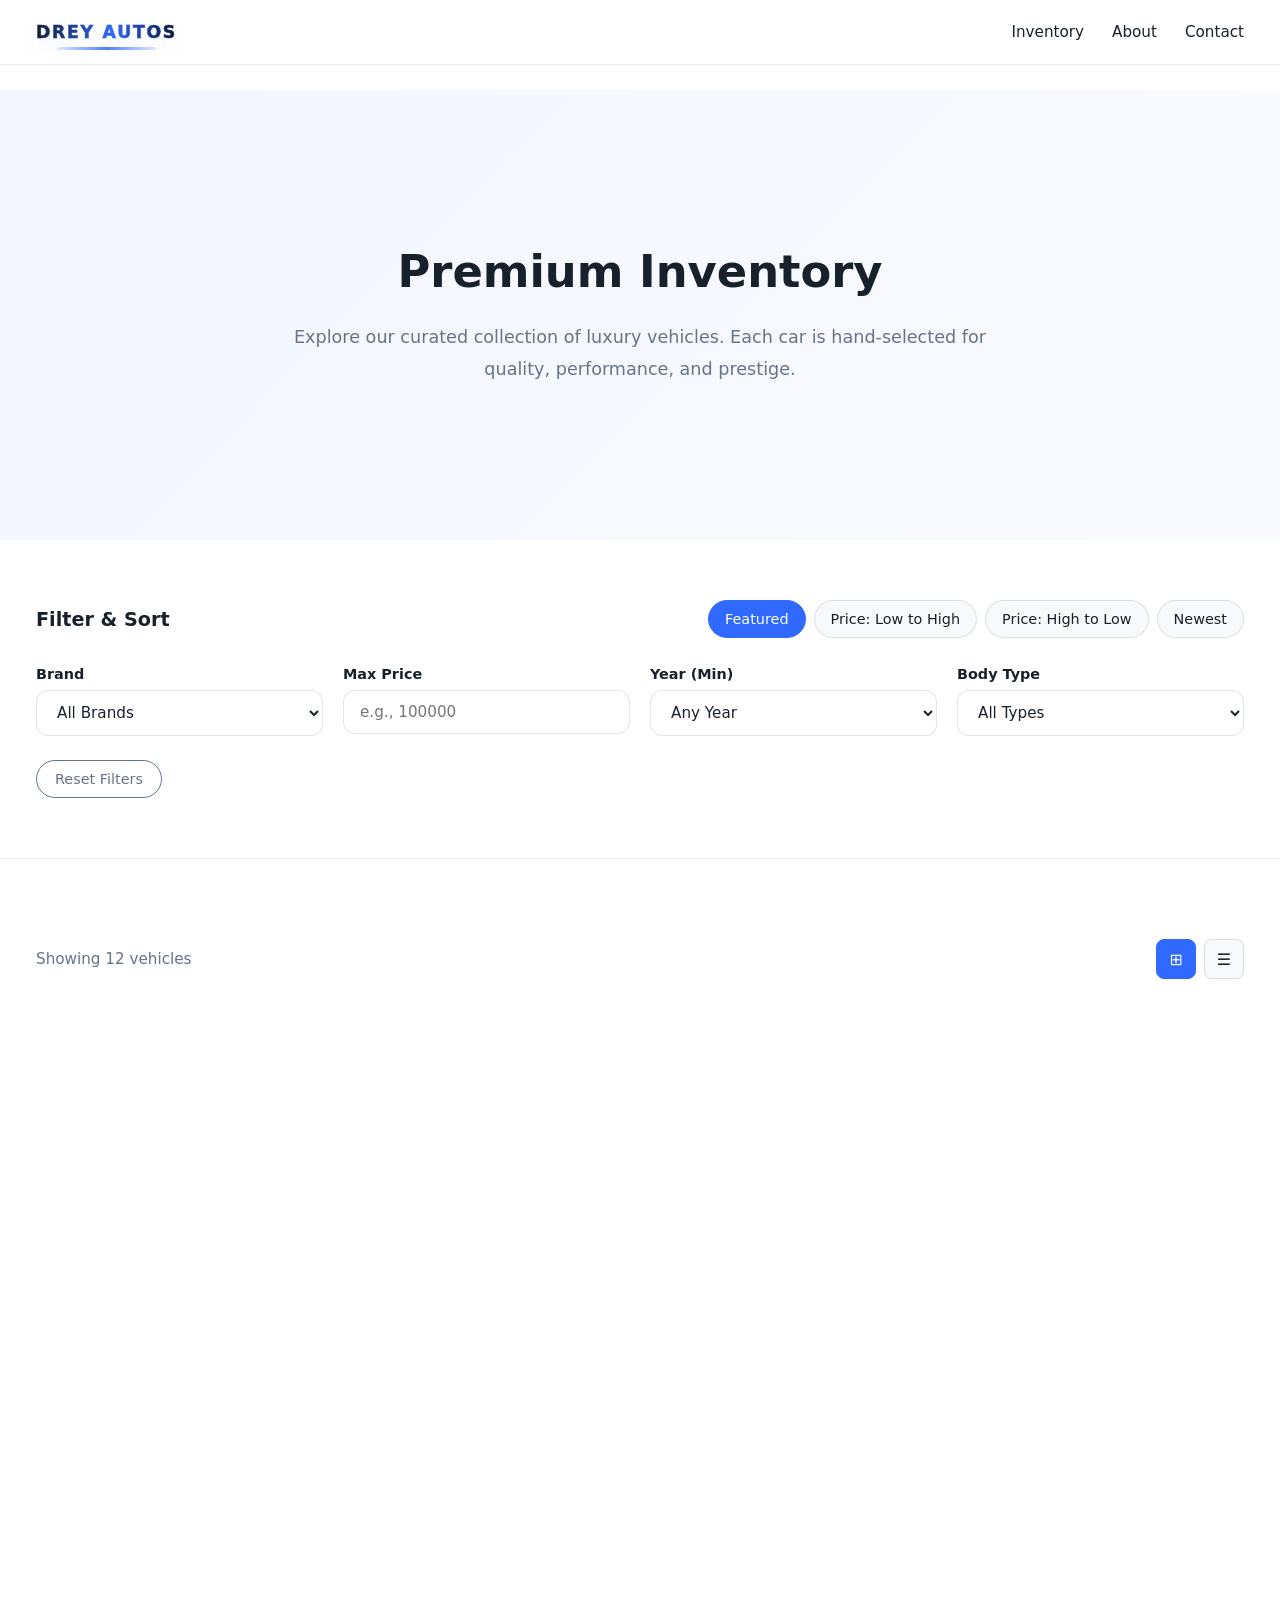
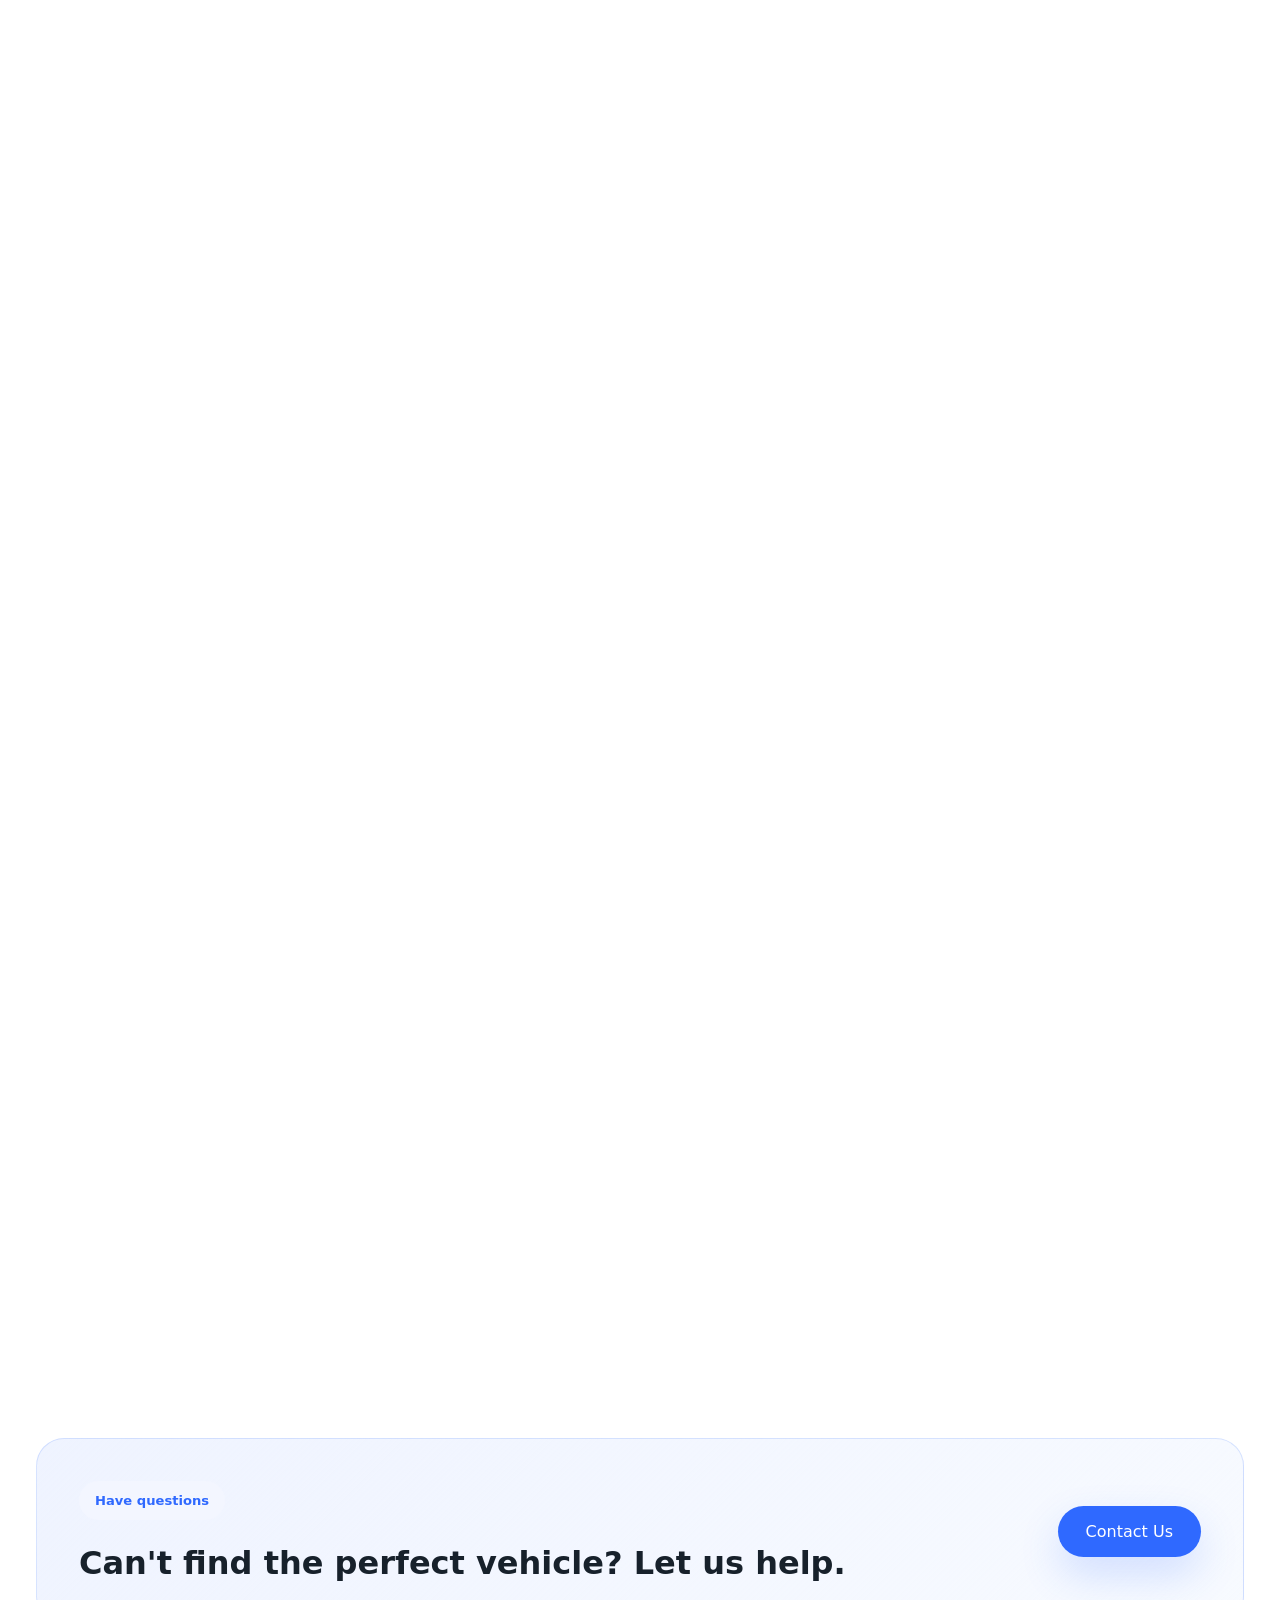
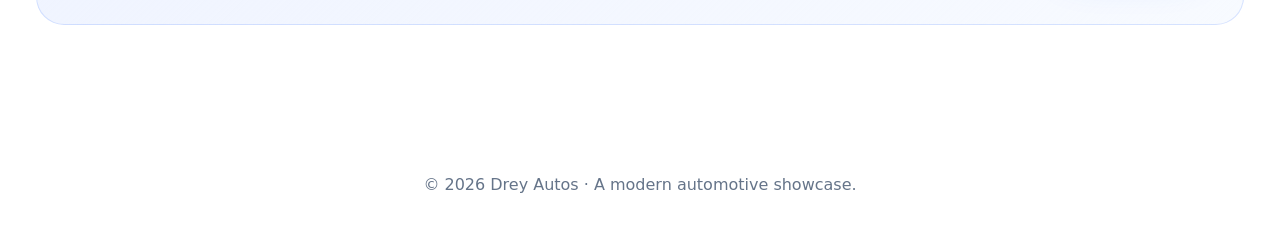
<file: inventory.html>
<!DOCTYPE html>
<html lang="en">
<head>
  <meta charset="UTF-8" />
  <meta name="viewport" content="width=device-width, initial-scale=1.0" />
  <title>Inventory - Drey Autos</title>
  <link rel="stylesheet" href="styles.css" />
  <style>
    .inventory-hero {
      min-height: 50vh;
      display: flex;
      flex-direction: column;
      justify-content: center;
      align-items: center;
      text-align: center;
      padding: 120px 36px;
      background: linear-gradient(135deg, #f3f6ff 0%, rgba(243, 246, 255, 0.5) 100%);
    }

    .inventory-hero h1 {
      font-size: clamp(2.5rem, 3.5vw, 4rem);
      margin: 0 0 24px;
    }

    .inventory-hero p {
      font-size: 1.1rem;
      color: var(--muted);
      max-width: 700px;
      margin: 0;
      line-height: 1.8;
    }

    .filters-section {
      padding: 60px 36px;
      background: var(--bg);
      border-bottom: 1px solid rgba(23, 33, 43, 0.08);
      position: sticky;
      top: 90px;
      z-index: 10;
    }

    .filters-container {
      max-width: 1400px;
      margin: 0 auto;
    }

    .filter-header {
      display: flex;
      justify-content: space-between;
      align-items: center;
      margin-bottom: 28px;
      flex-wrap: wrap;
      gap: 20px;
    }

    .filter-header h3 {
      font-size: 1.2rem;
      margin: 0;
    }

    .sort-options {
      display: flex;
      gap: 8px;
    }

    .sort-btn {
      padding: 10px 16px;
      background: var(--surface);
      border: 1px solid rgba(23, 33, 43, 0.12);
      border-radius: 999px;
      cursor: pointer;
      font-size: 0.9rem;
      transition: all 0.3s ease;
      color: var(--text);
    }

    .sort-btn.active {
      background: var(--accent);
      color: white;
      border-color: var(--accent);
    }

    .sort-btn:hover {
      transform: translateY(-2px);
      box-shadow: 0 8px 20px rgba(23, 33, 43, 0.1);
    }

    .filter-group {
      display: grid;
      grid-template-columns: repeat(auto-fit, minmax(200px, 1fr));
      gap: 20px;
      margin-bottom: 24px;
    }

    .filter-field {
      display: flex;
      flex-direction: column;
      gap: 8px;
    }

    .filter-field label {
      font-size: 0.9rem;
      font-weight: 600;
      color: var(--text);
    }

    .filter-field select,
    .filter-field input {
      padding: 12px 16px;
      border: 1px solid rgba(23, 33, 43, 0.12);
      border-radius: 12px;
      font-family: inherit;
      font-size: 0.95rem;
      background: white;
      color: var(--text);
      transition: border 0.3s ease, box-shadow 0.3s ease;
    }

    .filter-field select:focus,
    .filter-field input:focus {
      outline: none;
      border-color: var(--accent);
      box-shadow: 0 0 0 3px rgba(47, 105, 255, 0.1);
    }

    .reset-filters {
      padding: 10px 18px;
      background: transparent;
      border: 1px solid var(--muted);
      color: var(--muted);
      border-radius: 999px;
      cursor: pointer;
      font-size: 0.9rem;
      transition: all 0.3s ease;
    }

    .reset-filters:hover {
      background: var(--muted);
      color: white;
    }

    .inventory-section {
      padding: 80px 36px;
    }

    .inventory-info {
      display: flex;
      justify-content: space-between;
      align-items: center;
      margin-bottom: 40px;
      flex-wrap: wrap;
      gap: 20px;
    }

    .result-count {
      color: var(--muted);
      font-size: 0.95rem;
    }

    .view-toggle {
      display: flex;
      gap: 8px;
    }

    .view-btn {
      width: 40px;
      height: 40px;
      border: 1px solid rgba(23, 33, 43, 0.12);
      background: var(--surface);
      border-radius: 8px;
      cursor: pointer;
      display: flex;
      align-items: center;
      justify-content: center;
      transition: all 0.3s ease;
      color: var(--text);
    }

    .view-btn.active {
      background: var(--accent);
      color: white;
      border-color: var(--accent);
    }

    .car-grid {
      display: grid;
      grid-template-columns: repeat(3, minmax(0, 1fr));
      gap: 24px;
    }

    .car-grid.list-view {
      grid-template-columns: 1fr;
    }

    .car-grid.list-view .car-card {
      display: grid;
      grid-template-columns: 280px 1fr 160px;
      gap: 24px;
      align-items: center;
    }

    .car-grid.list-view .car-card img {
      height: 200px;
    }

    .car-grid.list-view .car-copy {
      display: flex;
      flex-direction: row;
      align-items: center;
      justify-content: space-between;
      gap: 32px;
      padding: 0;
      background: transparent;
    }

    .car-grid.list-view .car-copy h3,
    .car-grid.list-view .car-copy p {
      margin: 0;
    }

    .car-grid.list-view .car-meta {
      text-align: right;
      border-top: none;
      padding-top: 0;
    }

    .car-card {
      position: relative;
      overflow: hidden;
    }

    .car-favorite {
      position: absolute;
      top: 12px;
      right: 12px;
      z-index: 5;
      width: 44px;
      height: 44px;
      background: rgba(255, 255, 255, 0.95);
      border: none;
      border-radius: 50%;
      cursor: pointer;
      font-size: 1.5rem;
      display: flex;
      align-items: center;
      justify-content: center;
      transition: all 0.3s ease;
      box-shadow: 0 4px 12px rgba(0, 0, 0, 0.15);
    }

    .car-favorite:hover {
      transform: scale(1.1);
      background: white;
    }

    .car-favorite.favorited {
      color: #ff4458;
    }

    .car-badge {
      position: absolute;
      top: 12px;
      left: 12px;
      background: var(--accent);
      color: white;
      padding: 8px 14px;
      border-radius: 999px;
      font-size: 0.8rem;
      font-weight: 600;
      z-index: 4;
      text-transform: uppercase;
      letter-spacing: 0.05em;
    }

    .no-results {
      text-align: center;
      padding: 80px 36px;
      color: var(--muted);
    }

    .no-results h3 {
      font-size: 1.5rem;
      color: var(--text);
      margin-bottom: 12px;
    }

    @keyframes slideInUp {
      from {
        opacity: 0;
        transform: translateY(20px);
      }
      to {
        opacity: 1;
        transform: translateY(0);
      }
    }

    .car-card {
      animation: slideInUp 0.5s ease-out;
    }

    @media (max-width: 1080px) {
      .car-grid {
        grid-template-columns: repeat(2, 1fr);
      }

      .car-grid.list-view .car-card {
        grid-template-columns: 220px 1fr 140px;
      }

      .filter-group {
        grid-template-columns: repeat(2, 1fr);
      }
    }

    @media (max-width: 768px) {
      .car-grid {
        grid-template-columns: 1fr;
      }

      .car-grid.list-view .car-card {
        grid-template-columns: 1fr;
      }

      .filters-section {
        top: 74px;
      }

      .inventory-hero {
        padding: 80px 24px;
      }

      .inventory-section {
        padding: 40px 24px;
      }

      .filter-group {
        grid-template-columns: 1fr;
      }
    }
  </style>
</head>
<body>
  <div class="page-shell">
    <header class="hero-section">
      <nav class="navbar">
        <a class="brand" href="index.html">Drey Autos</a>
        <button class="nav-toggle" aria-label="Open navigation">
          <span></span>
          <span></span>
          <span></span>
        </button>
        <div class="nav-inner">
          <a href="inventory.html">Inventory</a>
          <a href="about.html">About</a>
          <a href="contact.html">Contact</a>
        </div>
      </nav>

      <section class="inventory-hero">
        <h1>Premium Inventory</h1>
        <p>Explore our curated collection of luxury vehicles. Each car is hand-selected for quality, performance, and prestige.</p>
      </section>
    </header>

    <!-- Filters Section -->
    <section class="filters-section" id="filters">
      <div class="filters-container">
        <div class="filter-header">
          <h3>Filter & Sort</h3>
          <div class="sort-options">
            <button class="sort-btn active" data-sort="featured">Featured</button>
            <button class="sort-btn" data-sort="price-low">Price: Low to High</button>
            <button class="sort-btn" data-sort="price-high">Price: High to Low</button>
            <button class="sort-btn" data-sort="newest">Newest</button>
          </div>
        </div>

        <div class="filter-group">
          <div class="filter-field">
            <label for="brand">Brand</label>
            <select id="brand">
              <option value="">All Brands</option>
              <option value="mercedes">Mercedes</option>
              <option value="bmw">BMW</option>
              <option value="audi">Audi</option>
              <option value="porsche">Porsche</option>
              <option value="lexus">Lexus</option>
            </select>
          </div>
          <div class="filter-field">
            <label for="price-max">Max Price</label>
            <input type="number" id="price-max" placeholder="e.g., 100000">
          </div>
          <div class="filter-field">
            <label for="year-min">Year (Min)</label>
            <select id="year-min">
              <option value="">Any Year</option>
              <option value="2020">2020+</option>
              <option value="2021">2021+</option>
              <option value="2022">2022+</option>
              <option value="2023">2023+</option>
              <option value="2024">2024+</option>
            </select>
          </div>
          <div class="filter-field">
            <label for="type">Body Type</label>
            <select id="type">
              <option value="">All Types</option>
              <option value="sedan">Sedan</option>
              <option value="coupe">Coupe</option>
              <option value="suv">SUV</option>
              <option value="sports">Sports Car</option>
            </select>
          </div>
        </div>
        <button class="reset-filters">Reset Filters</button>
      </div>
    </section>

    <main>
      <section class="inventory-section">
        <div class="inventory-info">
          <div class="result-count">Showing <span id="car-count">12</span> vehicles</div>
          <div class="view-toggle">
            <button class="view-btn active grid-view" title="Grid View">⊞</button>
            <button class="view-btn list-view" title="List View">☰</button>
          </div>
        </div>

        <div class="car-grid" id="carGrid">
          <!-- Cars will be inserted here by JavaScript -->
        </div>

        <div class="no-results" id="noResults" style="display: none;">
          <h3>No vehicles found</h3>
          <p>Try adjusting your filters to see more results</p>
        </div>
      </section>

      <!-- CTA Section -->
      <section class="section contact">
        <div class="contact-panel reveal">
          <div>
            <span class="eyebrow">Have questions</span>
            <h2>Can't find the perfect vehicle? Let us help.</h2>
          </div>
          <a class="button button-primary" href="contact.html">Contact Us</a>
        </div>
      </section>
    </main>
  </div>

  <footer class="footer">
    <p>© 2026 Drey Autos · A modern automotive showcase.</p>
  </footer>

  <script src="script.js"></script>
  <script>
    // Car inventory data
    const cars = [
      {
        id: 1,
        title: "Mercedes-AMG GLE53",
        price: 89000,
        year: 2021,
        brand: "Mercedes",
        type: "SUV",
        trans: "AWD",
        seats: 4,
        desc: "Advanced tech, sharp styling, and intelligent drive modes.",
        img: "images/2021 Mercedes-AMG GLE53 Coupe electrifies - CNET.jfif",
        badge: "Featured"
      },
      {
        id: 2,
        title: "Executive Sedan",
        price: 55500,
        year: 2022,
        brand: "Lexus",
        type: "Sedan",
        trans: "RWD",
        seats: 5,
        desc: "An elegant silhouette with pristine finishes.",
        img: "images/68046644366021029.jfif",
        badge: null
      },
      {
        id: 3,
        title: "Sport Crossover",
        price: 62900,
        year: 2023,
        brand: "BMW",
        type: "SUV",
        trans: "AWD",
        seats: 5,
        desc: "Strong performance, agile handling, and polished presence.",
        img: "images/4503668374065687.jfif",
        badge: null
      },
      {
        id: 4,
        title: "Performance Coupe",
        price: 72400,
        year: 2024,
        brand: "Mercedes",
        type: "Coupe",
        trans: "RWD",
        seats: 4,
        desc: "Dynamic curves, crisp details, and streamlined experience.",
        img: "images/10203536651220351.jfif",
        badge: "New"
      },
      {
        id: 5,
        title: "BMW M850i xDrive",
        price: 95000,
        year: 2024,
        brand: "BMW",
        type: "Coupe",
        trans: "AWD",
        seats: 4,
        desc: "Twin-turbocharged power meets luxury craftsmanship.",
        img: "images/Transform your phone with the ultimate BMW….jfif",
        badge: "Featured"
      },
      {
        id: 6,
        title: "Audi A8 L",
        price: 78500,
        year: 2023,
        brand: "Audi",
        type: "Sedan",
        trans: "AWD",
        seats: 5,
        desc: "Ultimate luxury sedan with cutting-edge technology.",
        img: "images/7951736837948993.jfif",
        badge: null
      },
      {
        id: 7,
        title: "Porsche 911 Carrera",
        price: 125000,
        year: 2024,
        brand: "Porsche",
        type: "Sports Car",
        trans: "RWD",
        seats: 4,
        desc: "Iconic sports car with legendary performance.",
        img: "images/2021 Mercedes-AMG GLE53 Coupe electrifies - CNET.jfif",
        badge: "Featured"
      },
      {
        id: 8,
        title: "Mercedes-Benz S-Class",
        price: 110000,
        year: 2023,
        brand: "Mercedes",
        type: "Sedan",
        trans: "RWD",
        seats: 5,
        desc: "The pinnacle of luxury sedan excellence.",
        img: "images/68046644366021029.jfif",
        badge: null
      },
      {
        id: 9,
        title: "BMW X7",
        price: 98000,
        year: 2022,
        brand: "BMW",
        type: "SUV",
        trans: "AWD",
        seats: 7,
        desc: "Three-row luxury SUV with commanding presence.",
        img: "images/4503668374065687.jfif",
        badge: null
      },
      {
        id: 10,
        title: "Audi RS6 Avant",
        price: 105000,
        year: 2024,
        brand: "Audi",
        type: "Sports Car",
        trans: "AWD",
        seats: 5,
        desc: "High-performance wagon with family practicality.",
        img: "images/10203536651220351.jfif",
        badge: "New"
      },
      {
        id: 11,
        title: "Lexus RX 500h F Sport",
        price: 68900,
        year: 2023,
        brand: "Lexus",
        type: "SUV",
        trans: "AWD",
        seats: 5,
        desc: "Hybrid luxury SUV with smooth performance.",
        img: "images/Transform your phone with the ultimate BMW….jfif",
        badge: null
      },
      {
        id: 12,
        title: "Porsche Cayenne",
        price: 92000,
        year: 2023,
        brand: "Porsche",
        type: "SUV",
        trans: "AWD",
        seats: 5,
        desc: "Sports car DNA meets luxury SUV practicality.",
        img: "images/7951736837948993.jfif",
        badge: null
      }
    ];

    let filteredCars = [...cars];
    let currentSort = 'featured';

    const carGrid = document.getElementById('carGrid');
    const noResults = document.getElementById('noResults');
    const carCount = document.getElementById('car-count');
    const gridViewBtn = document.querySelector('.grid-view');
    const listViewBtn = document.querySelector('.list-view');
    const sortBtns = document.querySelectorAll('.sort-btn');
    const resetBtn = document.querySelector('.reset-filters');
    const filterInputs = document.querySelectorAll('#brand, #price-max, #year-min, #type');

    function renderCars(carsToRender = filteredCars) {
      carGrid.innerHTML = '';
      carCount.textContent = carsToRender.length;

      if (carsToRender.length === 0) {
        noResults.style.display = 'block';
        return;
      }

      noResults.style.display = 'none';

      carsToRender.forEach((car) => {
        const card = document.createElement('article');
        card.className = 'car-card reveal';
        card.innerHTML = `
          ${car.badge ? `<span class="car-badge">${car.badge}</span>` : ''}
          <button class="car-favorite" aria-label="Add to favorites">♡</button>
          <img src="${car.img}" alt="${car.title}" />
          <div class="car-copy">
            <h3>${car.title}</h3>
            <p>${car.desc}</p>
            <div class="car-meta">
              <span>$${car.price.toLocaleString()}</span>
              <span>${car.year} · ${car.trans} · ${car.seats} seats</span>
            </div>
          </div>
        `;

        const favoriteBtn = card.querySelector('.car-favorite');
        favoriteBtn.addEventListener('click', (e) => {
          e.stopPropagation();
          favoriteBtn.classList.toggle('favorited');
          favoriteBtn.textContent = favoriteBtn.classList.contains('favorited') ? '♥' : '♡';
        });

        carGrid.appendChild(card);
      });
    }

    function filterAndSort() {
      const brand = document.getElementById('brand').value;
      const priceMax = document.getElementById('price-max').value;
      const yearMin = document.getElementById('year-min').value;
      const type = document.getElementById('type').value;

      filteredCars = cars.filter(car => {
        if (brand && car.brand.toLowerCase() !== brand.toLowerCase()) return false;
        if (priceMax && car.price > parseInt(priceMax)) return false;
        if (yearMin && car.year < parseInt(yearMin)) return false;
        if (type && car.type.toLowerCase() !== type.toLowerCase()) return false;
        return true;
      });

      sortCars();
      renderCars();
    }

    function sortCars() {
      const sorted = [...filteredCars];

      switch (currentSort) {
        case 'price-low':
          sorted.sort((a, b) => a.price - b.price);
          break;
        case 'price-high':
          sorted.sort((a, b) => b.price - a.price);
          break;
        case 'newest':
          sorted.sort((a, b) => b.year - a.year);
          break;
        case 'featured':
        default:
          sorted.sort((a, b) => (b.badge ? 1 : 0) - (a.badge ? 1 : 0));
      }

      filteredCars = sorted;
    }

    sortBtns.forEach(btn => {
      btn.addEventListener('click', () => {
        sortBtns.forEach(b => b.classList.remove('active'));
        btn.classList.add('active');
        currentSort = btn.dataset.sort;
        filterAndSort();
      });
    });

    filterInputs.forEach(input => {
      input.addEventListener('change', filterAndSort);
    });

    resetBtn.addEventListener('click', () => {
      filterInputs.forEach(input => input.value = '');
      currentSort = 'featured';
      sortBtns.forEach(b => b.classList.remove('active'));
      sortBtns[0].classList.add('active');
      filterAndSort();
    });

    gridViewBtn.addEventListener('click', () => {
      gridViewBtn.classList.add('active');
      listViewBtn.classList.remove('active');
      carGrid.classList.remove('list-view');
    });

    listViewBtn.addEventListener('click', () => {
      listViewBtn.classList.add('active');
      gridViewBtn.classList.remove('active');
      carGrid.classList.add('list-view');
    });

    // Initial render
    renderCars();
  </script>
</body>
</html>
</file>
<file: styles.css>
:root {
  color-scheme: light;
  --bg: #ffffff;
  --surface: #f8f9fb;
  --surface-strong: #edf2f8;
  --text: #17212b;
  --muted: #657489;
  --accent: #2f69ff;
  --accent-soft: #f3f6ff;
  --border: rgba(23,33,43,0.08);
  --shadow: 0 24px 80px rgba(23,33,43,0.08);
}

@keyframes pageIn {
  from {
    opacity: 0;
    transform: translateY(20px);
  }
  to {
    opacity: 1;
    transform: translateY(0);
  }
}

* {
  box-sizing: border-box;
}

html {
  scroll-behavior: smooth;
}

body {
  margin: 0;
  font-family: Inter, system-ui, -apple-system, BlinkMacSystemFont, "Segoe UI", sans-serif;
  background: var(--bg);
  color: var(--text);
  animation: pageIn 0.6s ease-out;
}

img, video {
  display: block;
  max-width: 100%;
  border-radius: 24px;
}

button, .button {
  font: inherit;
}

.page-shell {
  overflow-x: hidden;
}

.navbar {
  position: fixed;
  top: 0;
  left: 0;
  right: 0;
  z-index: 20;
  display: flex;
  align-items: center;
  justify-content: space-between;
  padding: 22px 36px;
  background: rgba(255,255,255,0.72);
  backdrop-filter: blur(18px);
  border-bottom: 1px solid rgba(23,33,43,0.08);
  transition: transform 0.3s ease, background 0.3s ease, padding 0.3s ease;
}

.navbar.scrolled {
  padding: 16px 36px;
  background: rgba(255,255,255,0.84);
}

.brand {
  position: relative;
  color: var(--text);
  text-decoration: none;
  font-weight: 900;
  font-size: 1.08rem;
  letter-spacing: 0.1em;
  text-transform: uppercase;
  background: linear-gradient(90deg, #17212b 0%, #2f69ff 55%, #0f172a 100%);
  text-shadow: 0 8px 24px rgba(47, 105, 255, 0.12);
  -webkit-text-stroke: 0.5px rgba(47, 105, 255, 0.3);
}

@supports ((-webkit-background-clip: text) or (background-clip: text)) {
  .brand {
    -webkit-background-clip: text;
    background-clip: text;
    color: transparent;
  }
}

.brand::after {
  content: '';
  position: absolute;
  left: 0;
  bottom: -8px;
  width: 100%;
  height: 3px;
  border-radius: 999px;
  background: linear-gradient(90deg, rgba(47, 105, 255, 0.15), rgba(47, 105, 255, 0.95), rgba(47, 105, 255, 0.15));
  transform: scaleX(0.7);
  transform-origin: center;
  transition: transform 0.25s ease, opacity 0.25s ease;
  opacity: 0.9;
}

.brand:hover::after {
  transform: scaleX(1);
  opacity: 1;
}

.nav-inner {
  display: flex;
  align-items: center;
  gap: 28px;
}

.nav-inner a {
  color: var(--text);
  text-decoration: none;
  font-size: 0.95rem;
  transition: color 0.25s ease, transform 0.25s ease;
}

.nav-inner a:hover {
  color: var(--accent);
  transform: translateY(-1px);
}

.nav-toggle {
  display: none;
  border: 0;
  background: transparent;
  cursor: pointer;
  padding: 0;
}

.nav-toggle span {
  display: block;
  width: 22px;
  height: 2px;
  margin: 5px 0;
  background: var(--text);
  transition: transform 0.3s ease, opacity 0.3s ease;
}

.hero-section {
  padding-top: 90px;
}

.hero {
  min-height: calc(100vh - 90px);
  display: grid;
  grid-template-columns: 1.2fr 1fr;
  gap: 48px;
  align-items: center;
  padding: 80px 36px 120px;
}

.hero-copy {
  max-width: 620px;
}

.eyebrow {
  display: inline-flex;
  align-items: center;
  gap: 8px;
  padding: 12px 16px;
  border-radius: 999px;
  background: var(--accent-soft);
  color: var(--accent);
  font-size: 0.82rem;
  font-weight: 600;
  margin-bottom: 24px;
}

.hero h1 {
  font-size: clamp(3rem, 4vw, 4.5rem);
  line-height: 0.95;
  margin: 0 0 24px;
}

.hero p {
  font-size: 1.05rem;
  line-height: 1.85;
  color: var(--muted);
  margin: 0 0 36px;
}

.hero-actions {
  display: flex;
  gap: 16px;
  flex-wrap: wrap;
  margin-bottom: 42px;
}

.button {
  border-radius: 999px;
  padding: 16px 28px;
  text-decoration: none;
  display: inline-flex;
  align-items: center;
  justify-content: center;
  transition: transform 0.25s ease, box-shadow 0.25s ease, background-color 0.25s ease;
}

.button:hover {
  transform: translateY(-2px);
}

.button-primary,
.button-accent {
  background: var(--accent);
  color: #ffffff;
  box-shadow: 0 18px 40px rgba(47,105,255,0.18);
}

.button-ghost {
  border: 1px solid rgba(47,105,255,0.2);
  color: var(--text);
  background: rgba(255,255,255,0.9);
}

.hero-stats {
  display: grid;
  grid-template-columns: repeat(3, minmax(0, 1fr));
  gap: 18px;
}

.hero-stats div {
  background: var(--surface);
  padding: 18px 20px;
  border-radius: 22px;
  border: 1px solid rgba(23,33,43,0.06);
}

.hero-stats strong {
  display: block;
  font-size: 1.15rem;
  margin-bottom: 6px;
}

.hero-media {
  position: relative;
}

.video-wrap {
  position: relative;
  overflow: hidden;
  border-radius: 32px;
  box-shadow: var(--shadow);
  height: 620px;
  background: linear-gradient(180deg, rgba(255,255,255,0.95), rgba(243,246,255,0.9));
}

.video-wrap video {
  position: absolute;
  top: 50%;
  left: 50%;
  transform: translate(-50%, -50%);
  width: 140%;
  height: auto;
  object-fit: cover;
  min-height: 100%;
  min-width: 100%;
}

.section {
  padding: 100px 36px;
}

.section-header {
  max-width: 760px;
  margin-bottom: 40px;
}

.section-header h2 {
  font-size: clamp(2rem, 3vw, 3rem);
  margin: 16px 0 0;
}

.feature-grid,
.car-grid {
  display: grid;
  gap: 24px;
}

.feature-grid {
  grid-template-columns: repeat(3, minmax(0, 1fr));
}

.feature-card {
  padding: 28px;
  border-radius: 28px;
  background: var(--surface);
  border: 1px solid rgba(23,33,43,0.06);
  box-shadow: 0 24px 70px rgba(23,33,43,0.04);
  transition: all 0.4s cubic-bezier(0.25, 0.46, 0.45, 0.94);
}

.feature-card:hover {
  transform: translateY(-6px);
  box-shadow: 0 30px 90px rgba(23,33,43,0.12);
}

.feature-card h3 {
  margin-top: 0;
  font-size: 1.25rem;
}

.feature-card p {
  color: var(--muted);
  line-height: 1.75;
}

.car-grid {
  grid-template-columns: repeat(3, minmax(0, 1fr));
}

.car-card {
  display: flex;
  flex-direction: column;
  gap: 0;
  align-items: stretch;
  padding: 0;
  overflow: hidden;
  border-radius: 28px;
  background: var(--surface);
  border: 1px solid rgba(23,33,43,0.06);
  cursor: pointer;
  transition: all 0.4s cubic-bezier(0.25, 0.46, 0.45, 0.94);
  box-shadow: 0 24px 70px rgba(23,33,43,0.04);
}

.car-card:hover {
  transform: translateY(-8px);
  box-shadow: 0 24px 80px rgba(47,105,255,0.15);
}

.car-card img {
  width: 100%;
  height: 240px;
  object-fit: cover;
  border-radius: 0;
  margin: 0;
  transition: transform 0.5s ease, filter 0.5s ease;
}

.car-card:hover img {
  transform: scale(1.08);
  filter: brightness(0.92);
}

.car-copy {
  flex: 1;
  display: flex;
  flex-direction: column;
  padding: 24px;
  background: var(--surface);
  transition: all 0.4s ease;
}

.car-card:hover .car-copy {
  background: #f0f4fb;
}

.car-copy h3 {
  margin: 0 0 8px 0;
  font-size: 1.15rem;
  font-weight: 600;
  line-height: 1.4;
  color: var(--text);
  transition: color 0.3s ease;
}

.car-card:hover .car-copy h3 {
  color: var(--accent);
}

.car-copy p {
  margin: 0 0 12px 0;
  font-size: 0.9rem;
  line-height: 1.6;
  color: var(--muted);
  transition: color 0.3s ease;
  flex-grow: 1;
}

.car-card:hover .car-copy p {
  color: #556179;
}

.car-meta {
  display: flex;
  flex-direction: column;
  gap: 8px;
  color: var(--muted);
  font-size: 0.85rem;
  margin-top: auto;
  padding-top: 12px;
  border-top: 1px solid rgba(23,33,43,0.08);
}

.car-meta span:first-child {
  font-size: 1.2rem;
  font-weight: 700;
  color: var(--accent);
  transition: color 0.3s ease;
}

.car-card:hover .car-meta span:first-child {
  color: #2050d9;
}

.contact-panel {
  display: flex;
  align-items: center;
  justify-content: space-between;
  gap: 24px;
  padding: 42px 42px;
  border-radius: 28px;
  background: linear-gradient(135deg, rgba(47,105,255,0.08), rgba(247,250,255,0.95));
  border: 1px solid rgba(47,105,255,0.16);
}

.contact-panel h2 {
  margin: 0;
  font-size: clamp(1.8rem, 2.5vw, 2.4rem);
}

.footer {
  padding: 34px 36px;
  color: var(--muted);
  text-align: center;
}

.car-modal {
  position: fixed;
  inset: 0;
  display: none;
  align-items: center;
  justify-content: center;
  z-index: 60;
}

.car-modal[aria-hidden="false"] {
  display: flex;
}

.car-modal-backdrop {
  position: absolute;
  inset: 0;
  background: rgba(7,10,15,0.45);
  backdrop-filter: blur(6px);
}

.car-modal-panel {
  position: relative;
  background: #fff;
  border-radius: 16px;
  padding: 20px;
  max-width: 900px;
  width: 94%;
  display: flex;
  gap: 20px;
  box-shadow: 0 30px 90px rgba(23,33,43,0.18);
}

.car-modal-img {
  width: 48%;
  height: 360px;
  object-fit: cover;
  border-radius: 12px;
}

.car-modal-info {
  width: 52%;
  display: flex;
  flex-direction: column;
  gap: 12px;
}

.car-modal-close {
  position: absolute;
  top: 12px;
  right: 12px;
  background: transparent;
  border: 0;
  font-size: 22px;
  cursor: pointer;
}

.reveal {
  opacity: 0;
  transform: translateY(28px);
  transition: opacity 0.75s ease, transform 0.75s ease;
}

.reveal.visible {
  opacity: 1;
  transform: translateY(0);
}

@media (max-width: 1080px) {
  .hero {
    grid-template-columns: 1fr;
  }

  .video-wrap {
    height: 520px;
  }
}

@media (max-width: 820px) {
  .navbar {
    padding: 18px 24px;
  }

  .nav-toggle {
    display: inline-flex;
  }

  .nav-inner {
    position: absolute;
    top: 74px;
    right: 24px;
    flex-direction: column;
    align-items: flex-end;
    padding: 20px;
    gap: 18px;
    width: 220px;
    border-radius: 20px;
    background: rgba(255,255,255,0.96);
    box-shadow: 0 24px 60px rgba(23,33,43,0.1);
    transform: translateY(-20px) scale(0.95);
    opacity: 0;
    pointer-events: none;
    transition: opacity 0.25s ease, transform 0.25s ease;
  }

  .nav-inner.open {
    transform: translateY(0) scale(1);
    opacity: 1;
    pointer-events: auto;
  }

  .section,
  .hero {
    padding-left: 24px;
    padding-right: 24px;
  }

  .feature-grid,
  .car-grid {
    grid-template-columns: 1fr;
  }

  .contact-panel {
    flex-direction: column;
    align-items: stretch;
  }
}
</file>
